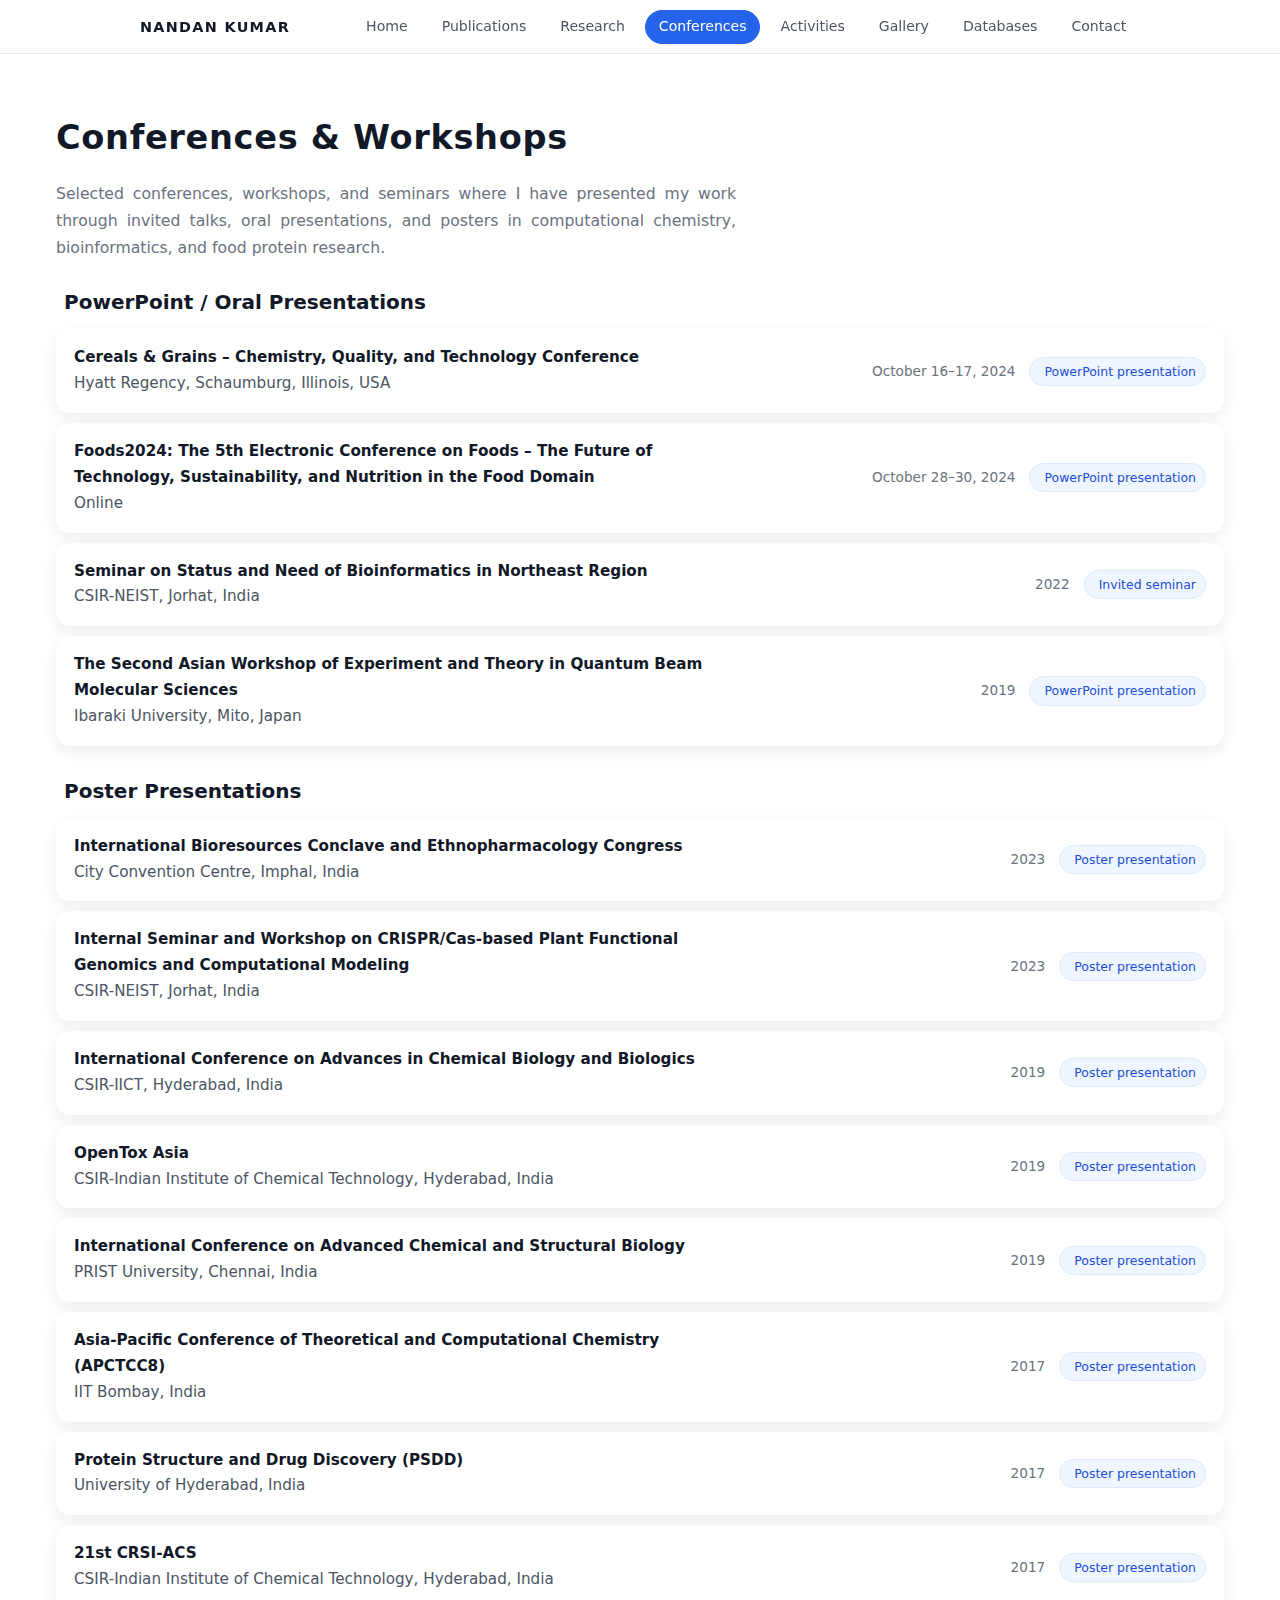
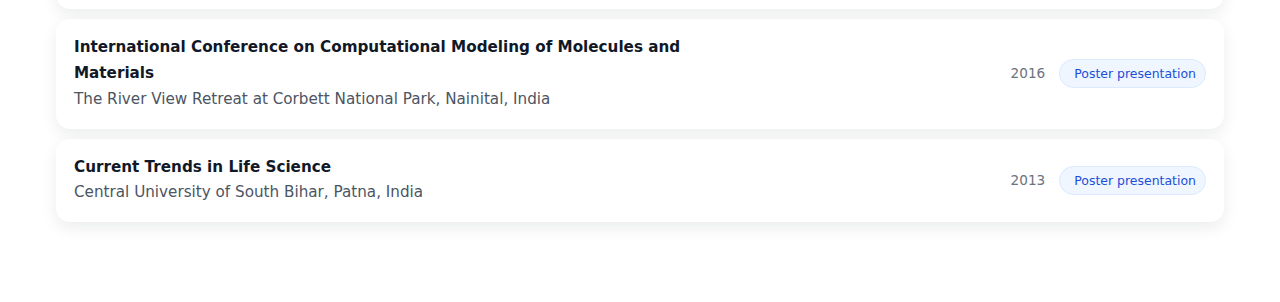
<file: conferences.html>
<!DOCTYPE html>
<html lang="en">
<head>
  <meta charset="UTF-8">
  <title>Conferences &amp; Workshops – Nandan Kumar</title>
  <meta name="viewport" content="width=device-width, initial-scale=1">

  <!-- Font Awesome -->
  <link
    rel="stylesheet"
    href="https://cdnjs.cloudflare.com/ajax/libs/font-awesome/6.5.1/css/all.min.css"
    integrity="sha512-DTOQO9RWCH3ppGqcWaEA1BIZOC6xxalwEsw9c2QQeAIftl+Vegovlnee1c9QX4TctnWMn13TZye+giMm8e2LwA=="
    crossorigin="anonymous"
    referrerpolicy="no-referrer"
  />

  <link rel="stylesheet" href="styles.css">

  <style>
    /* PAGE LAYOUT (no navbar overrides here) */
    .conf-page {
      max-width: 1200px;
      margin: 0 auto;
      padding: 32px 16px 52px;
    }

    .page-header h1 {
      font-size: 2.1rem;
      margin-bottom: 0.4rem;
      letter-spacing: 0.02em;
    }

    .page-header p {
      max-width: 680px;
      color: #6b7280;
      font-size: 0.98rem;
      margin-bottom: 1.5rem;
    }

    .conf-section {
      margin-bottom: 28px;
    }

    .conf-section-title {
      font-size: 1.25rem;
      margin-bottom: 10px;
      display: flex;
      align-items: center;
      gap: 8px;
    }

    .conf-section-title i {
      color: #2563eb;
    }

    .conf-card {
      background: #ffffff;
      border-radius: 14px;
      box-shadow: 0 6px 16px rgba(15, 23, 42, 0.08);
      padding: 16px 18px;
      margin-bottom: 10px;
      display: grid;
      grid-template-columns: minmax(0, 3fr) minmax(0, 2fr);
      column-gap: 16px;
      row-gap: 6px;
      font-size: 0.95rem;
    }

    @media (max-width: 800px) {
      .conf-card {
        grid-template-columns: 1fr;
      }
    }

    .conf-title {
      font-weight: 600;
      color: #111827;
    }

    .conf-location {
      color: #4b5563;
    }

    .conf-meta {
      display: flex;
      flex-wrap: wrap;
      gap: 6px 14px;
      font-size: 0.85rem;
      color: #6b7280;
      align-items: center;
      justify-content: flex-end;
    }

    @media (max-width: 800px) {
      .conf-meta {
        justify-content: flex-start;
      }
    }

    .conf-tag {
      display: inline-flex;
      align-items: center;
      gap: 5px;
      padding: 3px 9px;
      border-radius: 999px;
      background: #eff6ff;
      color: #1d4ed8;
      border: 1px solid #dbeafe;
      font-size: 0.78rem;
      font-weight: 500;
    }

    .conf-year {
      font-weight: 500;
    }

    .conf-type {
      display: inline-flex;
      align-items: center;
      gap: 4px;
    }
  </style>
</head>

<body>
  <!-- NAV – same structure as other pages -->
  <div class="topbar">
    <div class="topbar-inner">
      <div class="site-title">
        <a href="index.html">NANDAN KUMAR</a>
      </div>
      <nav class="nav-links">
        <a class="nav-link" href="index.html">Home</a>
        <a class="nav-link" href="publications.html">Publications</a>
        <a class="nav-link" href="research.html">Research</a>
        <a class="nav-link active" href="conferences.html">Conferences</a>
        <a class="nav-link" href="activities.html">Activities</a>
        <a class="nav-link" href="gallery.html">Gallery</a>
        <a class="nav-link" href="databases.html">Databases</a>
        <a class="nav-link" href="contact.html">Contact</a>
      </nav>
    </div>
  </div>

  <main class="page conf-page">
    <header class="page-header">
      <h1>Conferences &amp; Workshops</h1>
      <p style="text-align: justify;">
        Selected conferences, workshops, and seminars where I have presented my work through invited talks, oral presentations, and posters in computational chemistry, bioinformatics,
        and food protein research.
      </p>
    </header>

    <!-- POWERPOINT / ORAL PRESENTATIONS -->
    <section class="conf-section">
      <h2 class="conf-section-title">
        <i class="fa-solid fa-chalkboard-user"></i> PowerPoint / Oral Presentations
      </h2>

      <!-- 1 -->
      <article class="conf-card">
        <div>
          <div class="conf-title">
            Cereals &amp; Grains – Chemistry, Quality, and Technology Conference
          </div>
          <div class="conf-location">
            Hyatt Regency, Schaumburg, Illinois, USA
          </div>
        </div>
        <div class="conf-meta">
          <span class="conf-year"><i class="fa-regular fa-calendar"></i> October 16–17, 2024</span>
          <span class="conf-tag"><i class="fa-solid fa-person-chalkboard"></i> PowerPoint presentation</span>
        </div>
      </article>

      <!-- 2 -->
      <article class="conf-card">
        <div>
          <div class="conf-title">
            Foods2024: The 5th Electronic Conference on Foods – The Future of Technology, Sustainability, and Nutrition in the Food Domain
          </div>
          <div class="conf-location">
            Online
          </div>
        </div>
        <div class="conf-meta">
          <span class="conf-year"><i class="fa-regular fa-calendar"></i> October 28–30, 2024</span>
          <span class="conf-tag"><i class="fa-solid fa-person-chalkboard"></i> PowerPoint presentation</span>
        </div>
      </article>

      <!-- 3 -->
      <article class="conf-card">
        <div>
          <div class="conf-title">
            Seminar on Status and Need of Bioinformatics in Northeast Region
          </div>
          <div class="conf-location">
            CSIR-NEIST, Jorhat, India
          </div>
        </div>
        <div class="conf-meta">
          <span class="conf-year"><i class="fa-regular fa-calendar"></i> 2022</span>
          <span class="conf-tag"><i class="fa-solid fa-person-chalkboard"></i> Invited seminar</span>
        </div>
      </article>

      <!-- 4 -->
      <article class="conf-card">
        <div>
          <div class="conf-title">
            The Second Asian Workshop of Experiment and Theory in Quantum Beam Molecular Sciences
          </div>
          <div class="conf-location">
            Ibaraki University, Mito, Japan
          </div>
        </div>
        <div class="conf-meta">
          <span class="conf-year"><i class="fa-regular fa-calendar"></i> 2019</span>
          <span class="conf-tag"><i class="fa-solid fa-person-chalkboard"></i> PowerPoint presentation</span>
        </div>
      </article>
    </section>

    <!-- POSTER PRESENTATIONS -->
    <section class="conf-section">
      <h2 class="conf-section-title">
        <i class="fa-solid fa-image"></i> Poster Presentations
      </h2>

      <!-- 5 -->
      <article class="conf-card">
        <div>
          <div class="conf-title">
            International Bioresources Conclave and Ethnopharmacology Congress
          </div>
          <div class="conf-location">
            City Convention Centre, Imphal, India
          </div>
        </div>
        <div class="conf-meta">
          <span class="conf-year"><i class="fa-regular fa-calendar"></i> 2023</span>
          <span class="conf-tag"><i class="fa-solid fa-scroll"></i> Poster presentation</span>
        </div>
      </article>

      <!-- 6 -->
      <article class="conf-card">
        <div>
          <div class="conf-title">
            Internal Seminar and Workshop on CRISPR/Cas-based Plant Functional Genomics and Computational Modeling
          </div>
          <div class="conf-location">
            CSIR-NEIST, Jorhat, India
          </div>
        </div>
        <div class="conf-meta">
          <span class="conf-year"><i class="fa-regular fa-calendar"></i> 2023</span>
          <span class="conf-tag"><i class="fa-solid fa-scroll"></i> Poster presentation</span>
        </div>
      </article>

      <!-- 7 -->
      <article class="conf-card">
        <div>
          <div class="conf-title">
            International Conference on Advances in Chemical Biology and Biologics
          </div>
          <div class="conf-location">
            CSIR-IICT, Hyderabad, India
          </div>
        </div>
        <div class="conf-meta">
          <span class="conf-year"><i class="fa-regular fa-calendar"></i> 2019</span>
          <span class="conf-tag"><i class="fa-solid fa-scroll"></i> Poster presentation</span>
        </div>
      </article>

      <!-- 8 -->
      <article class="conf-card">
        <div>
          <div class="conf-title">
            OpenTox Asia
          </div>
          <div class="conf-location">
            CSIR-Indian Institute of Chemical Technology, Hyderabad, India
          </div>
        </div>
        <div class="conf-meta">
          <span class="conf-year"><i class="fa-regular fa-calendar"></i> 2019</span>
          <span class="conf-tag"><i class="fa-solid fa-scroll"></i> Poster presentation</span>
        </div>
      </article>

      <!-- 9 -->
      <article class="conf-card">
        <div>
          <div class="conf-title">
            International Conference on Advanced Chemical and Structural Biology
          </div>
          <div class="conf-location">
            PRIST University, Chennai, India
          </div>
        </div>
        <div class="conf-meta">
          <span class="conf-year"><i class="fa-regular fa-calendar"></i> 2019</span>
          <span class="conf-tag"><i class="fa-solid fa-scroll"></i> Poster presentation</span>
        </div>
      </article>

      <!-- 10 -->
      <article class="conf-card">
        <div>
          <div class="conf-title">
            Asia-Pacific Conference of Theoretical and Computational Chemistry (APCTCC8)
          </div>
          <div class="conf-location">
            IIT Bombay, India
          </div>
        </div>
        <div class="conf-meta">
          <span class="conf-year"><i class="fa-regular fa-calendar"></i> 2017</span>
          <span class="conf-tag"><i class="fa-solid fa-scroll"></i> Poster presentation</span>
        </div>
      </article>

      <!-- 11 -->
      <article class="conf-card">
        <div>
          <div class="conf-title">
            Protein Structure and Drug Discovery (PSDD)
          </div>
          <div class="conf-location">
            University of Hyderabad, India
          </div>
        </div>
        <div class="conf-meta">
          <span class="conf-year"><i class="fa-regular fa-calendar"></i> 2017</span>
          <span class="conf-tag"><i class="fa-solid fa-scroll"></i> Poster presentation</span>
        </div>
      </article>

      <!-- 12 -->
      <article class="conf-card">
        <div>
          <div class="conf-title">
            21st CRSI-ACS
          </div>
          <div class="conf-location">
            CSIR-Indian Institute of Chemical Technology, Hyderabad, India
          </div>
        </div>
        <div class="conf-meta">
          <span class="conf-year"><i class="fa-regular fa-calendar"></i> 2017</span>
          <span class="conf-tag"><i class="fa-solid fa-scroll"></i> Poster presentation</span>
        </div>
      </article>

      <!-- 13 -->
      <article class="conf-card">
        <div>
          <div class="conf-title">
            International Conference on Computational Modeling of Molecules and Materials
          </div>
          <div class="conf-location">
            The River View Retreat at Corbett National Park, Nainital, India
          </div>
        </div>
        <div class="conf-meta">
          <span class="conf-year"><i class="fa-regular fa-calendar"></i> 2016</span>
          <span class="conf-tag"><i class="fa-solid fa-scroll"></i> Poster presentation</span>
        </div>
      </article>

      <!-- 14 -->
      <article class="conf-card">
        <div>
          <div class="conf-title">
            Current Trends in Life Science
          </div>
          <div class="conf-location">
            Central University of South Bihar, Patna, India
          </div>
        </div>
        <div class="conf-meta">
          <span class="conf-year"><i class="fa-regular fa-calendar"></i> 2013</span>
          <span class="conf-tag"><i class="fa-solid fa-scroll"></i> Poster presentation</span>
        </div>
      </article>
    </section>
  </main>
</body>
</html>
</file>
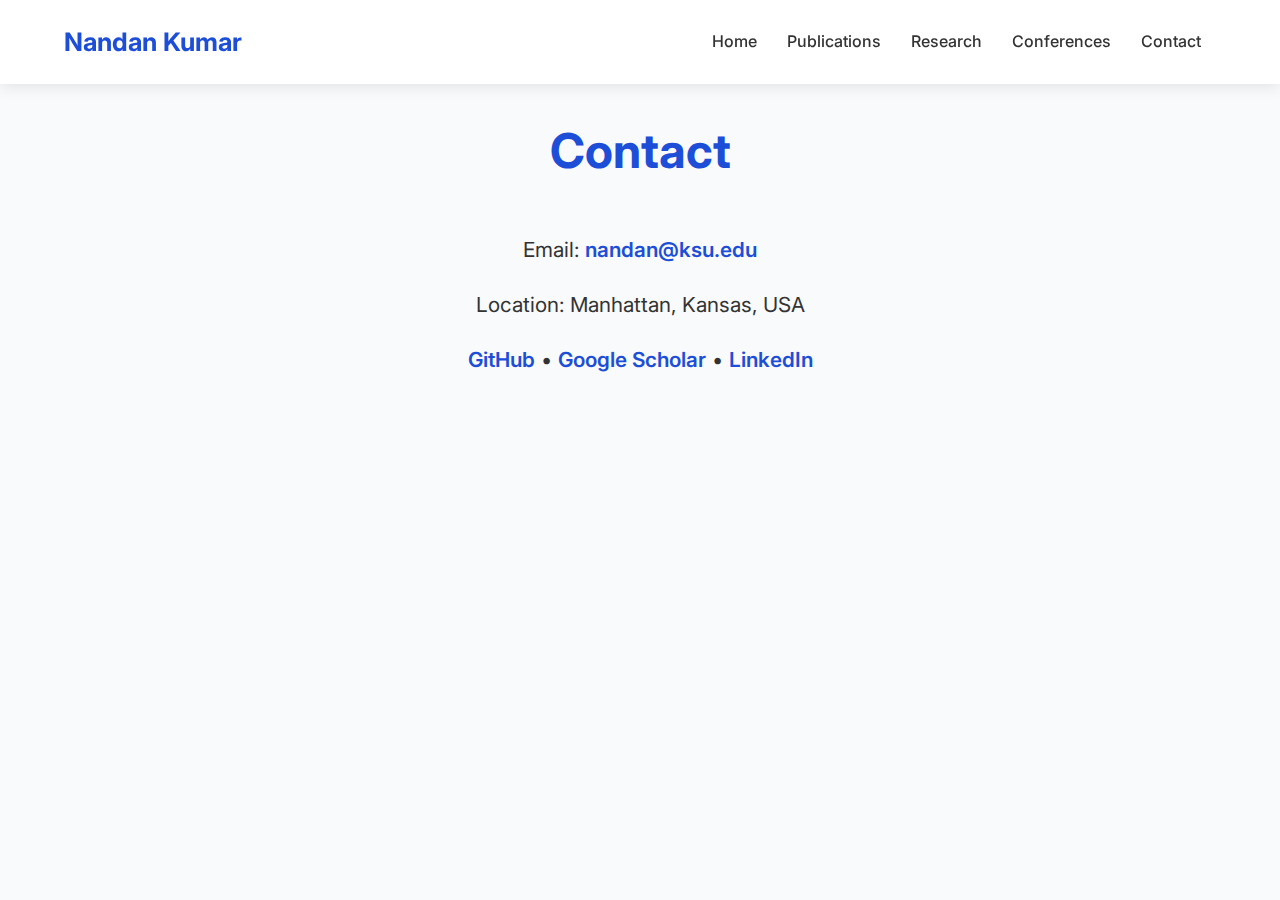
<file: contact.html>
<!DOCTYPE html>
<html lang="en">
<head><meta charset="UTF-8"><meta name="viewport" content="width=device-width, initial-scale=1.0">
<title>Contact | Nandan Kumar</title>
<link href="https://fonts.googleapis.com/css2?family=Inter:wght@400;500;600;700&display=swap" rel="stylesheet">
<style>
  body{font-family:'Inter',sans-serif;background:#f8fafc;color:#333;margin:0;padding:0;line-height:1.7;}
  nav{position:fixed;top:0;width:100%;background:white;z-index:1000;box-shadow:0 2px 15px rgba(0,0,0,0.1);padding:20px 0;}
  .nav{max-width:1400px;margin:auto;padding:0 5%;display:flex;justify-content:space-between;align-items:center;}
  .logo{font-weight:700;font-size:1.6rem;color:#1d4ed8;}
  .links a{margin:0 15px;text-decoration:none;color:#333;font-weight:500;}
  .links a:hover{color:#1d4ed8;}
  .container{max-width:800px;margin:110px auto 60px;padding:0 20px;text-align:center;}
  h1{color:#1d4ed8;font-size:3rem;margin:40px 0;}
  p{font-size:1.3rem;margin:20px 0;}
  a{color:#1d4ed8;text-decoration:none;font-weight:600;}
</style>
</head>
<body>
<nav><div class="nav"><div class="logo">Nandan Kumar</div><div class="links">
  <a href="index.html">Home</a><a href="publications.html">Publications</a><a href="research.html">Research</a><a href="conferences.html">Conferences</a><a href="contact.html">Contact</a>
</div></div></nav>

<div class="container">
  <h1>Contact</h1>
  <p>Email: <a href="mailto:nandan@ksu.edu">nandan@ksu.edu</a></p>
  <p>Location: Manhattan, Kansas, USA</p>
  <p><a href="https://github.com/drkumarnandan" target="_blank">GitHub</a> • <a href="https://scholar.google.com" target="_blank">Google Scholar</a> • <a href="https://linkedin.com/in/drkumarnandan" target="_blank">LinkedIn</a></p>
</div>
</body>
</html>
</file>
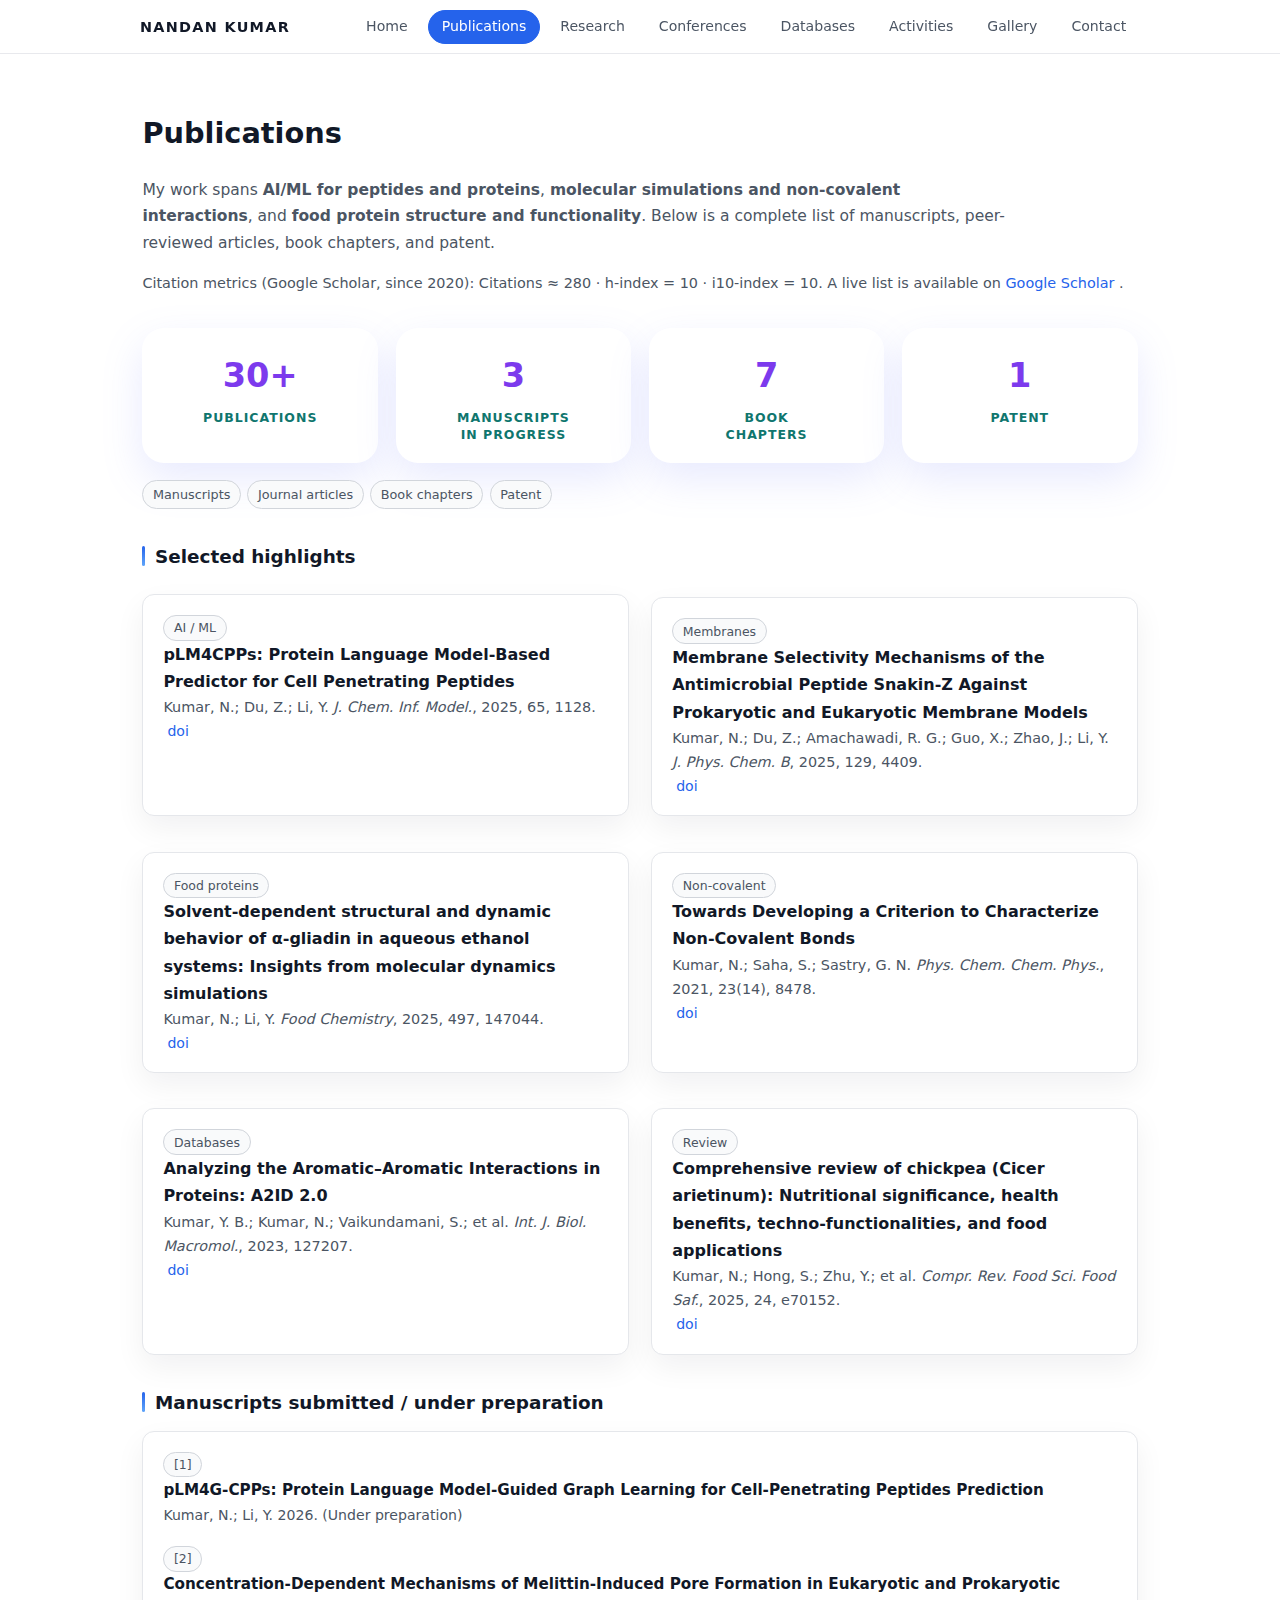
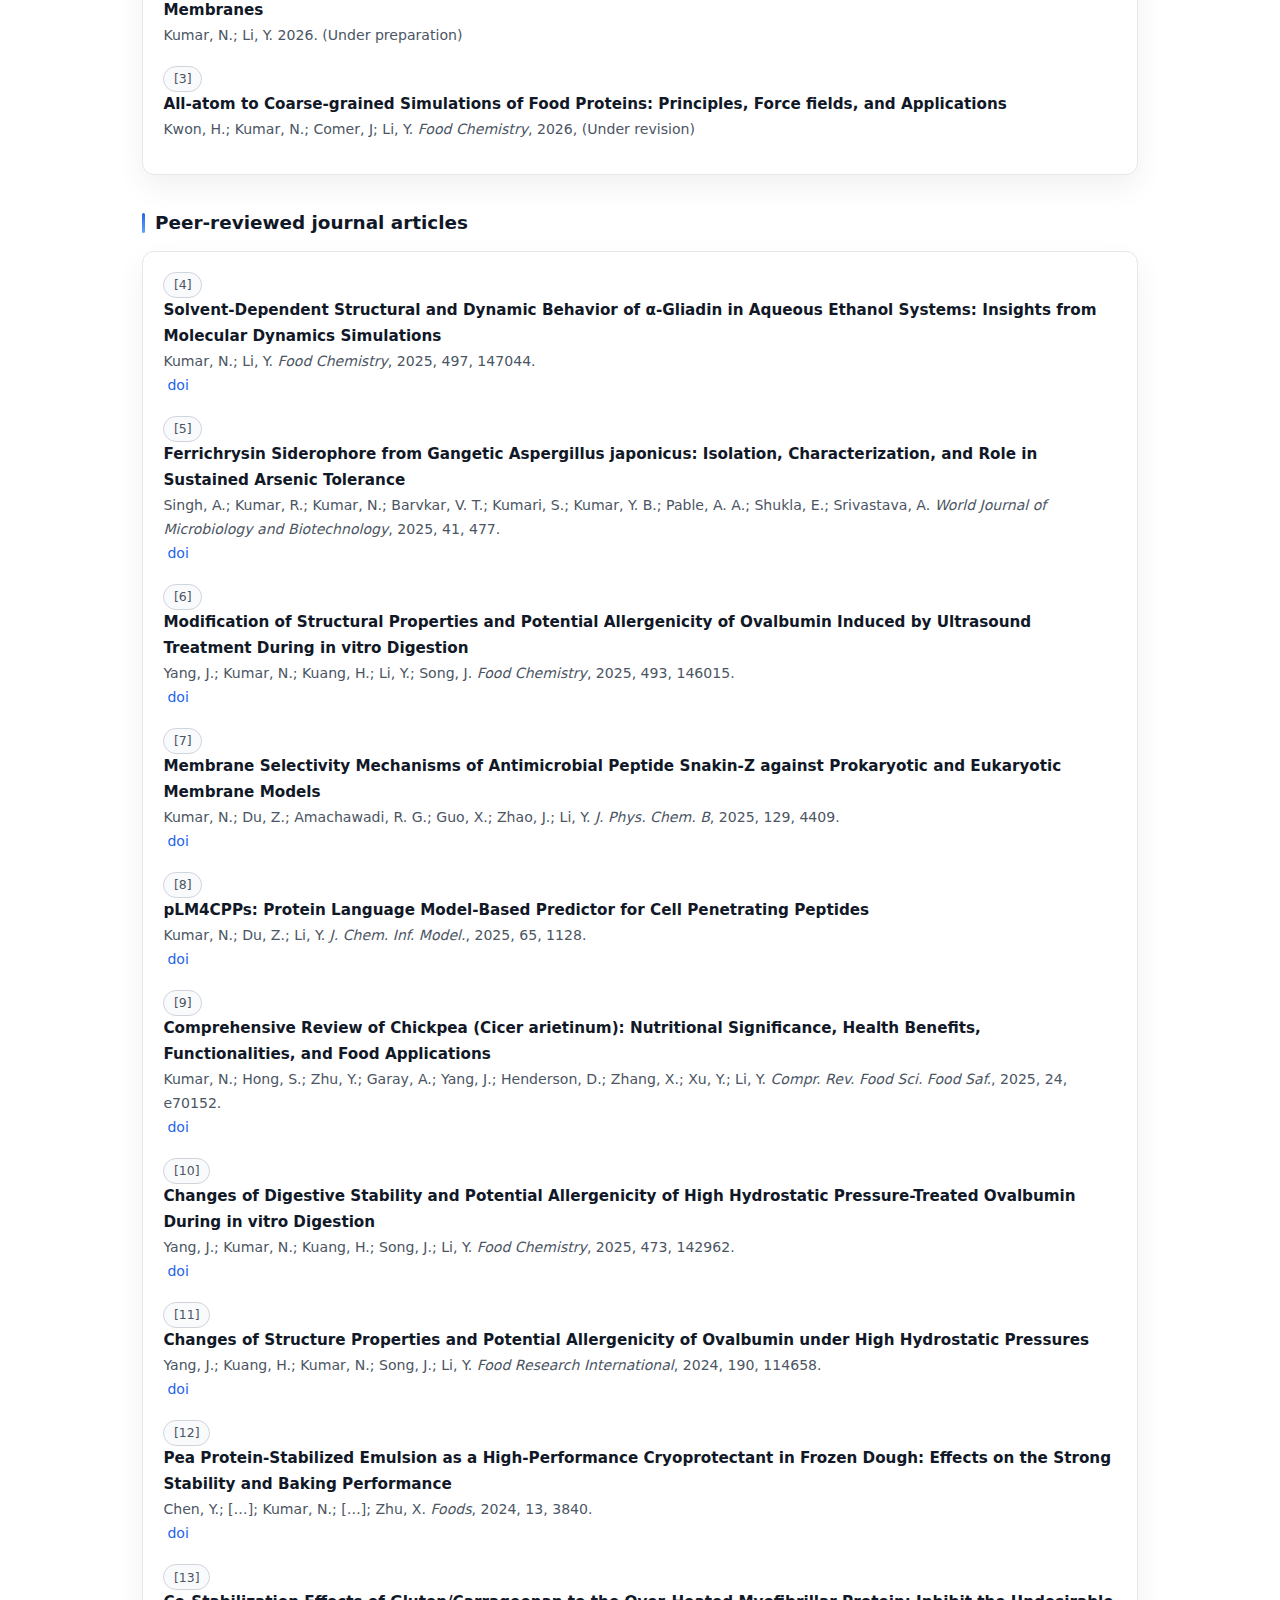
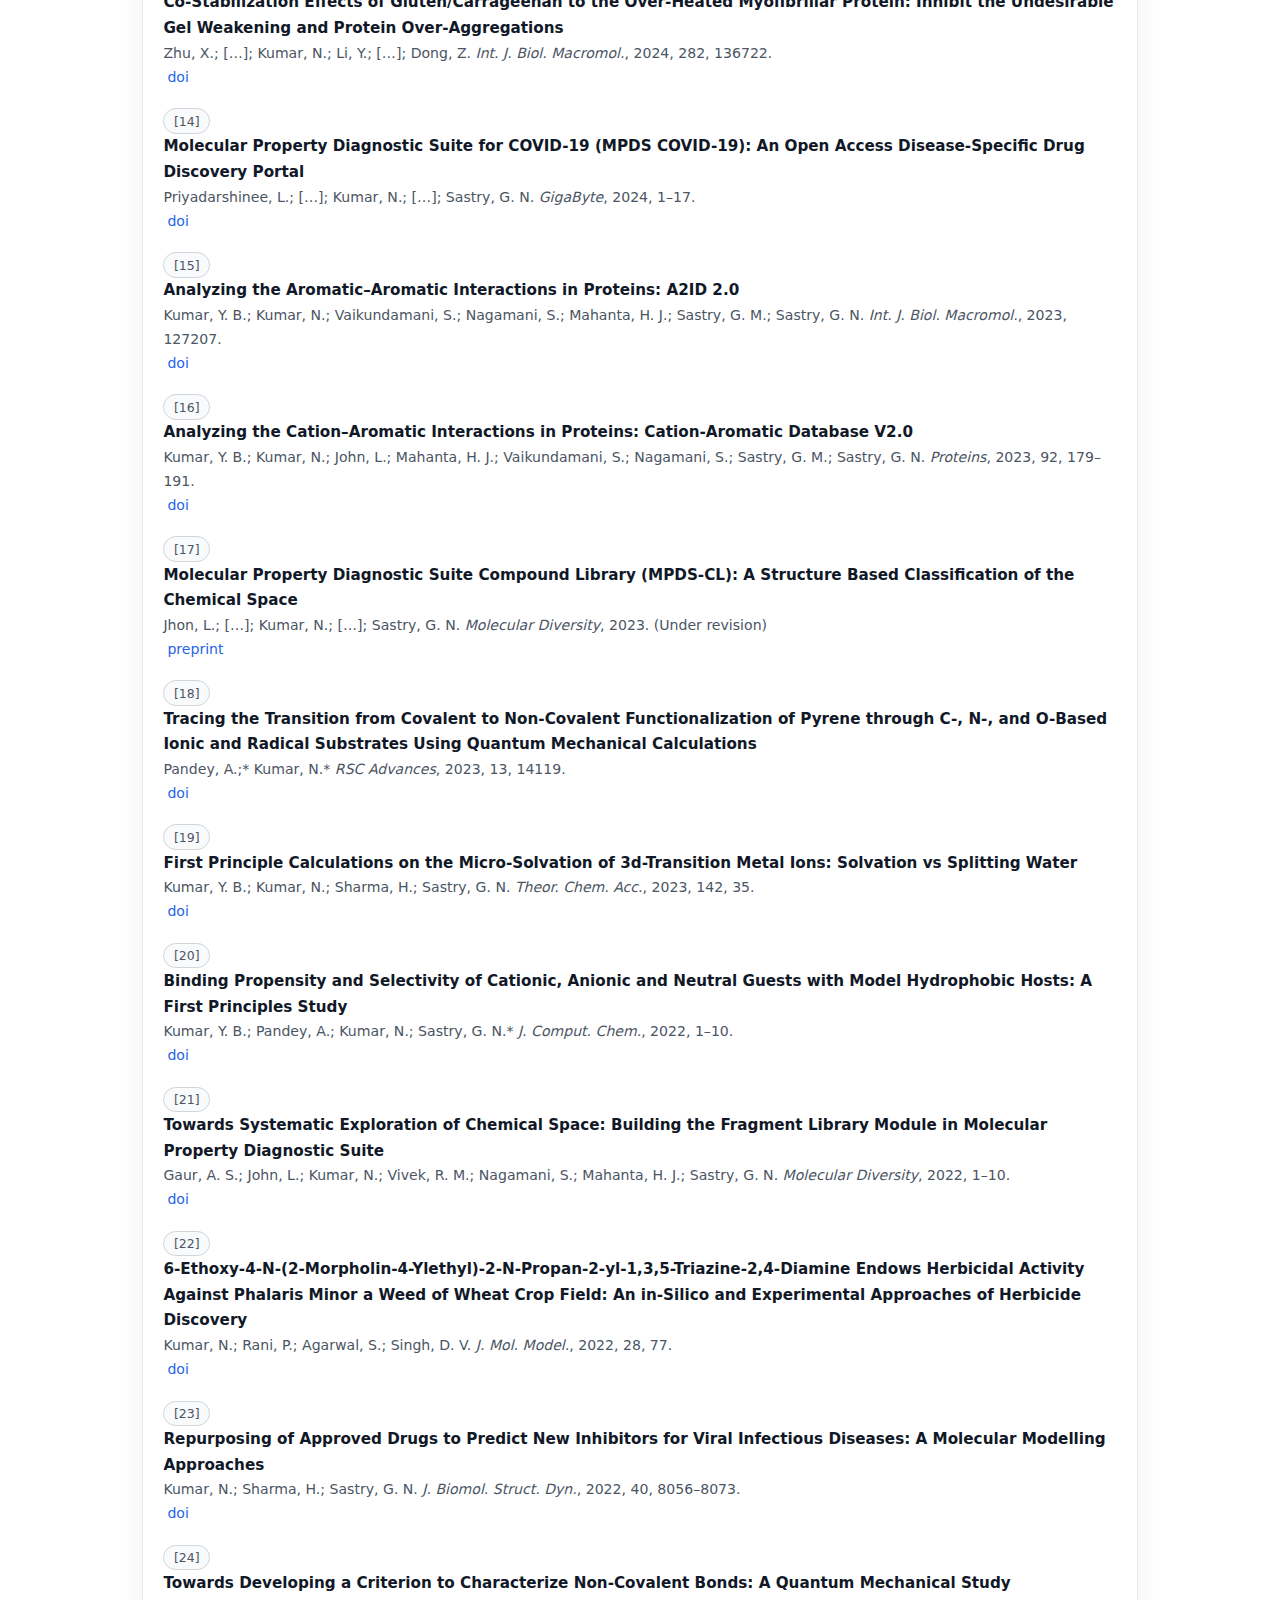
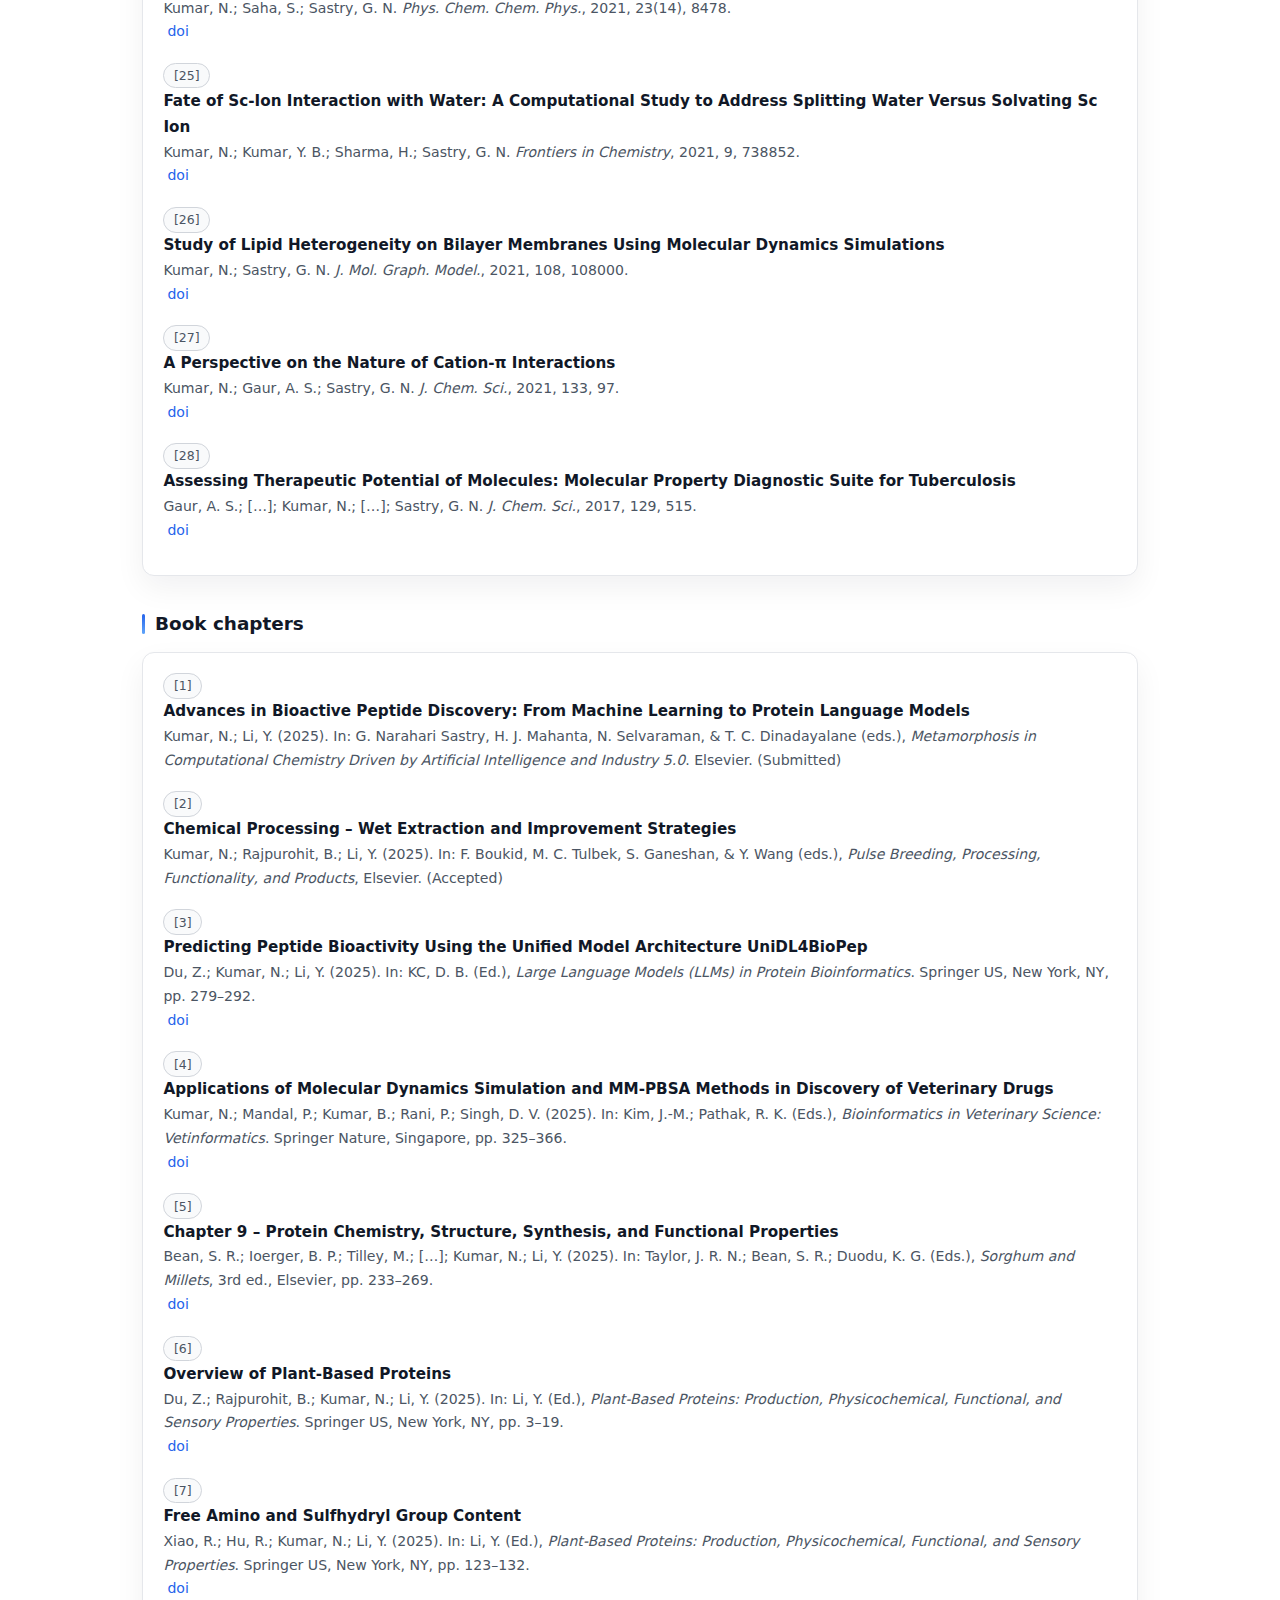
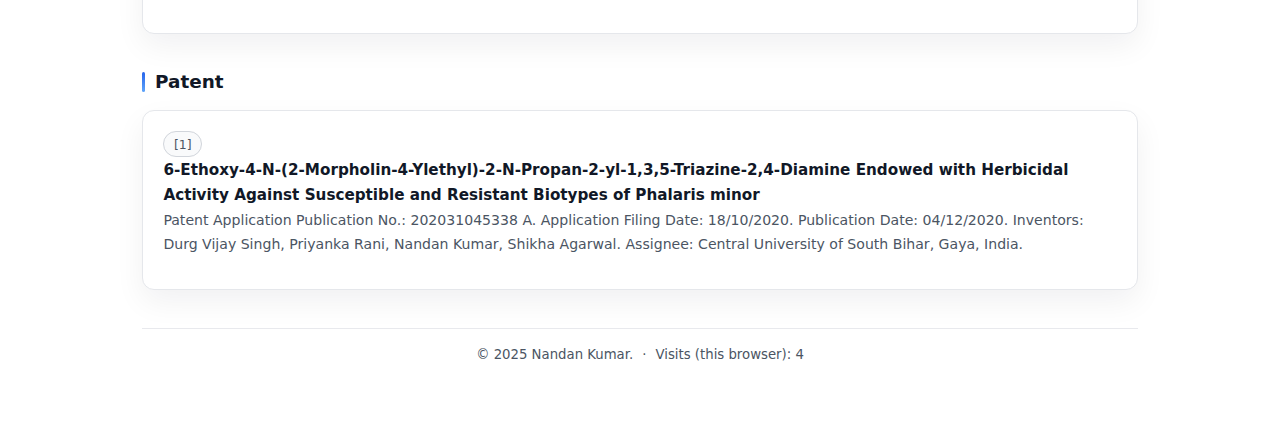
<file: publications.html>
<!DOCTYPE html>
<html lang="en">
<head>
  <meta charset="UTF-8">
  <title>Publications – Nandan Kumar</title>
  <meta name="viewport" content="width=device-width, initial-scale=1">

  <!-- Font Awesome -->
  <link
    rel="stylesheet"
    href="https://cdnjs.cloudflare.com/ajax/libs/font-awesome/6.5.1/css/all.min.css"
    integrity="sha512-DTOQO9RWCH3ppGqcWaEA1BIZOC6xxalwEsw9c2QQeAIftl+Vegovlnee1c9QX4TctnWMn13TZye+giMm8e2LwA=="
    crossorigin="anonymous"
    referrerpolicy="no-referrer"
  />

  <link rel="stylesheet" href="styles.css">
</head>
<body>
  <div class="topbar">
    <div class="topbar-inner">
      <div class="site-title"><a href="index.html">NANDAN KUMAR</a></div>
<nav class="nav-links">
  <a class="nav-link" href="index.html">Home</a>
  <a class="nav-link active" href="publications.html">Publications</a>
  <a class="nav-link" href="research.html">Research</a>
  <a class="nav-link" href="conferences.html">Conferences</a>
  <a class="nav-link" href="databases.html">Databases</a>
  <a class="nav-link" href="activities.html">Activities</a>
  <a class="nav-link" href="gallery.html">Gallery</a>
  <a class="nav-link" href="contact.html">Contact</a>
</nav>

      </nav>
    </div>
  </div>

  <main class="page">
    <!-- HERO -->
    <section>
      <h1 class="hero-heading">Publications</h1>
      <p class="lead">
        My work spans <strong>AI/ML for peptides and proteins</strong>, 
        <strong>molecular simulations and non-covalent interactions</strong>, 
        and <strong>food protein structure and functionality</strong>. 
        Below is a complete list of manuscripts, peer-reviewed articles, book chapters, and patent.
      </p>
      <p class="muted">
        Citation metrics (Google Scholar, since 2020): Citations ≈ 280 · h-index = 10 · i10-index = 10. 
        A live list is available on
        <a href="https://scholar.google.com/citations?user=PL1BA5UAAAAJ&amp;hl=en&amp;oi=ao" target="_blank" rel="noopener">
          Google Scholar
        </a>.
      </p>
    </section>

    <!-- QUICK STATS -->
    <section class="section">
      <div class="stats-grid">
        <div class="stat-card">
          <div class="stat-number">30+</div>
          <div class="stat-label">Publications</div>
        </div>
        <div class="stat-card">
          <div class="stat-number">3</div>
          <div class="stat-label">Manuscripts<br>in progress</div>
        </div>
        <div class="stat-card">
          <div class="stat-number">7</div>
          <div class="stat-label">Book<br>chapters</div>
        </div>
        <div class="stat-card">
          <div class="stat-number">1</div>
          <div class="stat-label">Patent</div>
        </div>
      </div>

      <div class="pill-row" style="margin-top:1.1rem;">
        <a class="pill" href="#manuscripts"><i class="fa-solid fa-file-pen"></i> Manuscripts</a>
        <a class="pill" href="#articles"><i class="fa-solid fa-file-lines"></i> Journal articles</a>
        <a class="pill" href="#chapters"><i class="fa-solid fa-book"></i> Book chapters</a>
        <a class="pill" href="#patent"><i class="fa-solid fa-certificate"></i> Patent</a>
      </div>
    </section>

    <!-- SELECTED HIGHLIGHTS -->
    <section class="section">
      <h2 class="section-title">Selected highlights</h2>

      <div class="home-two-col">
        <div class="section-card">
          <div class="badge">AI / ML</div>
          <div class="pub-title home-pub-title">
            pLM4CPPs: Protein Language Model-Based Predictor for Cell Penetrating Peptides
          </div>
          <div class="home-pub-meta">
            Kumar, N.; Du, Z.; Li, Y. <em>J. Chem. Inf. Model.</em>, 2025, 65, 1128.
          </div>
          <div class="pub-links">
            <a href="https://doi.org/10.1021/acs.jcim.4c01338" target="_blank" rel="noopener">doi</a>
          </div>
        </div>

        <div class="section-card">
          <div class="badge">Membranes</div>
          <div class="pub-title home-pub-title">
            Membrane Selectivity Mechanisms of the Antimicrobial Peptide Snakin-Z Against Prokaryotic and Eukaryotic Membrane Models 
          </div>
          <div class="home-pub-meta">
            Kumar, N.; Du, Z.; Amachawadi, R. G.; Guo, X.; Zhao, J.; Li, Y.
            <em>J. Phys. Chem. B</em>, 2025, 129, 4409.
          </div>
          <div class="pub-links">
            <a href="https://doi.org/10.1021/acs.jpcb.5c01013" target="_blank" rel="noopener">doi</a>
          </div>
        </div>

        <div class="section-card">
          <div class="badge">Food proteins</div>
          <div class="pub-title home-pub-title">
            Solvent-dependent structural and dynamic behavior of α-gliadin in aqueous ethanol systems: Insights from molecular dynamics simulations
          </div>
          <div class="home-pub-meta">
            Kumar, N.; Li, Y. <em>Food Chemistry</em>, 2025, 497, 147044.
          </div>
          <div class="pub-links">
            <a href="https://doi.org/10.1016/j.foodchem.2025.147044" target="_blank" rel="noopener">doi</a>
          </div>
        </div>

        <div class="section-card">
          <div class="badge">Non-covalent</div>
          <div class="pub-title home-pub-title">
            Towards Developing a Criterion to Characterize Non-Covalent Bonds
          </div>
          <div class="home-pub-meta">
            Kumar, N.; Saha, S.; Sastry, G. N.
            <em>Phys. Chem. Chem. Phys.</em>, 2021, 23(14), 8478.
          </div>
          <div class="pub-links">
            <a href="https://doi.org/10.1039/d0cp05689h" target="_blank" rel="noopener">doi</a>
          </div>
        </div>

        <div class="section-card">
          <div class="badge">Databases</div>
          <div class="pub-title home-pub-title">
            Analyzing the Aromatic–Aromatic Interactions in Proteins: A2ID 2.0
          </div>
          <div class="home-pub-meta">
            Kumar, Y. B.; Kumar, N.; Vaikundamani, S.; et al.
            <em>Int. J. Biol. Macromol.</em>, 2023, 127207.
          </div>
          <div class="pub-links">
            <a href="https://doi.org/10.1016/j.ijbiomac.2023.127207" target="_blank" rel="noopener">doi</a>
          </div>
        </div>

        <div class="section-card">
          <div class="badge">Review</div>
          <div class="pub-title home-pub-title">
            Comprehensive review of chickpea (Cicer arietinum): Nutritional significance, health benefits, techno‐functionalities, and food applications
          </div>
          <div class="home-pub-meta">
            Kumar, N.; Hong, S.; Zhu, Y.; et al.
            <em>Compr. Rev. Food Sci. Food Saf.</em>, 2025, 24, e70152.
          </div>
          <div class="pub-links">
            <a href="https://doi.org/10.1111/1541-4337.70152" target="_blank" rel="noopener">doi</a>
          </div>
        </div>
      </div>
    </section>

    <!-- MANUSCRIPTS UNDER PREPARATION -->
    <section class="section" id="manuscripts">
      <h2 class="section-title">Manuscripts submitted / under preparation</h2>

      <div class="section-card">
        <div class="pub">
          <div class="badge">[1]</div>
          <div class="pub-title">
            pLM4G-CPPs: Protein Language Model-Guided Graph Learning for Cell-Penetrating Peptides Prediction
          </div>
          <div class="pub-meta">
            Kumar, N.; Li, Y. 2026. (Under preparation)
          </div>
        </div>

        <div class="pub">
          <div class="badge">[2]</div>
          <div class="pub-title">
            Concentration-Dependent Mechanisms of Melittin-Induced Pore Formation in Eukaryotic and Prokaryotic Membranes
          </div>
          <div class="pub-meta">
            Kumar, N.; Li, Y. 2026. (Under preparation)
          </div>
        </div>

        <div class="pub">
          <div class="badge">[3]</div>
          <div class="pub-title">
            All-atom to Coarse-grained Simulations of Food Proteins: Principles, Force fields, and Applications
          </div>
          <div class="pub-meta">
            Kwon, H.; Kumar, N.; Comer, J; Li, Y. <em>Food Chemistry</em>, 2026, (Under revision)
          </div>
        </div>
      </div>
    </section>

    <!-- PEER-REVIEWED ARTICLES -->
    <section class="section" id="articles">
      <h2 class="section-title">Peer-reviewed journal articles</h2>

      <div class="section-card">
        <div class="pub">
          <div class="badge">[4]</div>
          <div class="pub-title">
            Solvent-Dependent Structural and Dynamic Behavior of α-Gliadin in Aqueous Ethanol Systems:
            Insights from Molecular Dynamics Simulations
          </div>
          <div class="pub-meta">
            Kumar, N.; Li, Y. <em>Food Chemistry</em>, 2025, 497, 147044.
            </div>
          <div class="pub-links">
            <a href="https://doi.org/10.1016/j.foodchem.2025.147044" target="_blank" rel="noopener">doi</a>
          </div>
        </div>

        <div class="pub">
          <div class="badge">[5]</div>
          <div class="pub-title">
            Ferrichrysin Siderophore from Gangetic Aspergillus japonicus: Isolation, Characterization, and Role in Sustained Arsenic Tolerance
          </div>
          <div class="pub-meta">
            Singh, A.; Kumar, R.; Kumar, N.; Barvkar, V. T.; Kumari, S.; Kumar, Y. B.; Pable, A. A.; Shukla, E.; Srivastava, A.
            <em>World Journal of Microbiology and Biotechnology</em>, 2025, 41, 477.
            </div>
          <div class="pub-links">
            <a href="https://link.springer.com/article/10.1007/s11274-025-04672-5" target="_blank" rel="noopener">doi</a>
          </div>
        </div>

        <div class="pub">
          <div class="badge">[6]</div>
          <div class="pub-title">
            Modification of Structural Properties and Potential Allergenicity of Ovalbumin Induced by Ultrasound Treatment During in vitro Digestion
          </div>
          <div class="pub-meta">
            Yang, J.; Kumar, N.; Kuang, H.; Li, Y.; Song, J.
            <em>Food Chemistry</em>, 2025, 493, 146015.
          </div>
          <div class="pub-links">
            <a href="https://doi.org/10.1016/j.foodchem.2025.146015" target="_blank" rel="noopener">doi</a>
          </div>
        </div>

        <div class="pub">
          <div class="badge">[7]</div>
          <div class="pub-title">
            Membrane Selectivity Mechanisms of Antimicrobial Peptide Snakin-Z against Prokaryotic and Eukaryotic Membrane Models
          </div>
          <div class="pub-meta">
            Kumar, N.; Du, Z.; Amachawadi, R. G.; Guo, X.; Zhao, J.; Li, Y.
            <em>J. Phys. Chem. B</em>, 2025, 129, 4409.
          </div>
          <div class="pub-links">
            <a href="https://doi.org/10.1021/acs.jpcb.5c01013" target="_blank" rel="noopener">doi</a>
          </div>
        </div>

        <div class="pub">
          <div class="badge">[8]</div>
          <div class="pub-title">
            pLM4CPPs: Protein Language Model-Based Predictor for Cell Penetrating Peptides
          </div>
          <div class="pub-meta">
            Kumar, N.; Du, Z.; Li, Y.
            <em>J. Chem. Inf. Model.</em>, 2025, 65, 1128.
          </div>
          <div class="pub-links">
            <a href="https://doi.org/10.1021/acs.jcim.4c01338" target="_blank" rel="noopener">doi</a>
          </div>
        </div>

        <div class="pub">
          <div class="badge">[9]</div>
          <div class="pub-title">
            Comprehensive Review of Chickpea (Cicer arietinum): Nutritional Significance, Health Benefits, Functionalities, and Food Applications
          </div>
          <div class="pub-meta">
            Kumar, N.; Hong, S.; Zhu, Y.; Garay, A.; Yang, J.; Henderson, D.; Zhang, X.; Xu, Y.; Li, Y.
            <em>Compr. Rev. Food Sci. Food Saf.</em>, 2025, 24, e70152.
          </div>
          <div class="pub-links">
            <a href="https://doi.org/10.1111/1541-4337.70152" target="_blank" rel="noopener">doi</a>
          </div>
        </div>

        <div class="pub">
          <div class="badge">[10]</div>
          <div class="pub-title">
            Changes of Digestive Stability and Potential Allergenicity of High Hydrostatic Pressure-Treated Ovalbumin During in vitro Digestion
          </div>
          <div class="pub-meta">
            Yang, J.; Kumar, N.; Kuang, H.; Song, J.; Li, Y.
            <em>Food Chemistry</em>, 2025, 473, 142962.
          </div>
          <div class="pub-links">
            <a href="https://doi.org/10.1016/j.foodchem.2025.142962" target="_blank" rel="noopener">doi</a>
          </div>
        </div>

        <div class="pub">
          <div class="badge">[11]</div>
          <div class="pub-title">
            Changes of Structure Properties and Potential Allergenicity of Ovalbumin under High Hydrostatic Pressures
          </div>
          <div class="pub-meta">
            Yang, J.; Kuang, H.; Kumar, N.; Song, J.; Li, Y.
            <em>Food Research International</em>, 2024, 190, 114658.
          </div>
          <div class="pub-links">
            <a href="https://doi.org/10.1016/j.foodres.2024.114658" target="_blank" rel="noopener">doi</a>
          </div>
        </div>

        <div class="pub">
          <div class="badge">[12]</div>
          <div class="pub-title">
            Pea Protein-Stabilized Emulsion as a High-Performance Cryoprotectant in Frozen Dough: Effects on the Strong Stability and Baking Performance
          </div>
          <div class="pub-meta">
            Chen, Y.; […]; Kumar, N.; […]; Zhu, X.
            <em>Foods</em>, 2024, 13, 3840.
          </div>
          <div class="pub-links">
            <a href="https://doi.org/10.3390/foods13233840" target="_blank" rel="noopener">doi</a>
          </div>
        </div>

        <div class="pub">
          <div class="badge">[13]</div>
          <div class="pub-title">
            Co-Stabilization Effects of Gluten/Carrageenan to the Over-Heated Myofibrillar Protein:
            Inhibit the Undesirable Gel Weakening and Protein Over-Aggregations
          </div>
          <div class="pub-meta">
            Zhu, X.; […]; Kumar, N.; Li, Y.; […]; Dong, Z.
            <em>Int. J. Biol. Macromol.</em>, 2024, 282, 136722.
          </div>
          <div class="pub-links">
            <a href="https://doi.org/10.1016/j.ijbiomac.2024.136722" target="_blank" rel="noopener">doi</a>
          </div>
        </div>

        <div class="pub">
          <div class="badge">[14]</div>
          <div class="pub-title">
            Molecular Property Diagnostic Suite for COVID-19 (MPDS COVID-19): An Open Access Disease-Specific Drug Discovery Portal
          </div>
          <div class="pub-meta">
            Priyadarshinee, L.; […]; Kumar, N.; […]; Sastry, G. N.
            <em>GigaByte</em>, 2024, 1–17.
          </div>
          <div class="pub-links">
            <a href="https://doi.org/10.1101/2023.08.29.555437" target="_blank" rel="noopener">doi</a>
          </div>
        </div>

        <div class="pub">
          <div class="badge">[15]</div>
          <div class="pub-title">
            Analyzing the Aromatic–Aromatic Interactions in Proteins: A2ID 2.0
          </div>
          <div class="pub-meta">
            Kumar, Y. B.; Kumar, N.; Vaikundamani, S.; Nagamani, S.; Mahanta, H. J.; Sastry, G. M.; Sastry, G. N.
            <em>Int. J. Biol. Macromol.</em>, 2023, 127207.
          </div>
          <div class="pub-links">
            <a href="https://doi.org/10.1016/j.ijbiomac.2023.127207" target="_blank" rel="noopener">doi</a>
          </div>
        </div>

        <div class="pub">
          <div class="badge">[16]</div>
          <div class="pub-title">
            Analyzing the Cation–Aromatic Interactions in Proteins: Cation-Aromatic Database V2.0
          </div>
          <div class="pub-meta">
            Kumar, Y. B.; Kumar, N.; John, L.; Mahanta, H. J.; Vaikundamani, S.; Nagamani, S.; Sastry, G. M.; Sastry, G. N.
            <em>Proteins</em>, 2023, 92, 179–191.
          </div>
          <div class="pub-links">
            <a href="https://doi.org/10.1002/prot.26600" target="_blank" rel="noopener">doi</a>
          </div>
        </div>

        <div class="pub">
          <div class="badge">[17]</div>
          <div class="pub-title">
            Molecular Property Diagnostic Suite Compound Library (MPDS-CL): A Structure Based Classification of the Chemical Space
          </div>
          <div class="pub-meta">
            Jhon, L.; […]; Kumar, N.; […]; Sastry, G. N.
            <em>Molecular Diversity</em>, 2023. (Under revision)
          </div>
          <div class="pub-links">
            <a href="https://doi.org/10.21203/rs.3.rs-3236523/v1" target="_blank" rel="noopener">preprint</a>
          </div>
        </div>

        <div class="pub">
          <div class="badge">[18]</div>
          <div class="pub-title">
            Tracing the Transition from Covalent to Non-Covalent Functionalization of Pyrene through C-, N-, and O-Based Ionic and Radical Substrates Using Quantum Mechanical Calculations
          </div>
          <div class="pub-meta">
            Pandey, A.;* Kumar, N.* <em>RSC Advances</em>, 2023, 13, 14119.
          </div>
          <div class="pub-links">
            <a href="https://doi.org/10.1039/D3RA01457F" target="_blank" rel="noopener">doi</a>
          </div>
        </div>

        <div class="pub">
          <div class="badge">[19]</div>
          <div class="pub-title">
            First Principle Calculations on the Micro-Solvation of 3d-Transition Metal Ions: Solvation vs Splitting Water
          </div>
          <div class="pub-meta">
            Kumar, Y. B.; Kumar, N.; Sharma, H.; Sastry, G. N.
            <em>Theor. Chem. Acc.</em>, 2023, 142, 35.
          </div>
          <div class="pub-links">
            <a href="https://doi.org/10.1007/s00214-023-02974-1" target="_blank" rel="noopener">doi</a>
          </div>
        </div>

        <div class="pub">
          <div class="badge">[20]</div>
          <div class="pub-title">
            Binding Propensity and Selectivity of Cationic, Anionic and Neutral Guests with Model Hydrophobic Hosts:
            A First Principles Study
          </div>
          <div class="pub-meta">
            Kumar, Y. B.; Pandey, A.; Kumar, N.; Sastry, G. N.*
            <em>J. Comput. Chem.</em>, 2022, 1–10.
          </div>
          <div class="pub-links">
            <a href="https://doi.org/10.1002/jcc.26977" target="_blank" rel="noopener">doi</a>
          </div>
        </div>

        <div class="pub">
          <div class="badge">[21]</div>
          <div class="pub-title">
            Towards Systematic Exploration of Chemical Space: Building the Fragment Library Module in Molecular Property Diagnostic Suite
          </div>
          <div class="pub-meta">
            Gaur, A. S.; John, L.; Kumar, N.; Vivek, R. M.; Nagamani, S.; Mahanta, H. J.; Sastry, G. N.
            <em>Molecular Diversity</em>, 2022, 1–10.
          </div>
          <div class="pub-links">
            <a href="https://doi.org/10.1007/s11030-022-10506-5" target="_blank" rel="noopener">doi</a>
          </div>
        </div>

        <div class="pub">
          <div class="badge">[22]</div>
          <div class="pub-title">
            6-Ethoxy-4-N-(2-Morpholin-4-Ylethyl)-2-N-Propan-2-yl-1,3,5-Triazine-2,4-Diamine Endows Herbicidal Activity Against Phalaris Minor a Weed of Wheat Crop Field:
            An in-Silico and Experimental Approaches of Herbicide Discovery
          </div>
          <div class="pub-meta">
            Kumar, N.; Rani, P.; Agarwal, S.; Singh, D. V.
            <em>J. Mol. Model.</em>, 2022, 28, 77.
          </div>
          <div class="pub-links">
            <a href="https://doi.org/10.1007/s00894-021-05006-6" target="_blank" rel="noopener">doi</a>
          </div>
        </div>

        <div class="pub">
          <div class="badge">[23]</div>
          <div class="pub-title">
            Repurposing of Approved Drugs to Predict New Inhibitors for Viral Infectious Diseases:
            A Molecular Modelling Approaches
          </div>
          <div class="pub-meta">
            Kumar, N.; Sharma, H.; Sastry, G. N.
            <em>J. Biomol. Struct. Dyn.</em>, 2022, 40, 8056–8073.
          </div>
          <div class="pub-links">
            <a href="https://doi.org/10.1080/07391102.2021.1905558" target="_blank" rel="noopener">doi</a>
          </div>
        </div>

        <div class="pub">
          <div class="badge">[24]</div>
          <div class="pub-title">
            Towards Developing a Criterion to Characterize Non-Covalent Bonds: A Quantum Mechanical Study
          </div>
          <div class="pub-meta">
            Kumar, N.; Saha, S.; Sastry, G. N.
            <em>Phys. Chem. Chem. Phys.</em>, 2021, 23(14), 8478.
          </div>
          <div class="pub-links">
            <a href="https://doi.org/10.1039/d0cp05689h" target="_blank" rel="noopener">doi</a>
          </div>
        </div>

        <div class="pub">
          <div class="badge">[25]</div>
          <div class="pub-title">
            Fate of Sc-Ion Interaction with Water: A Computational Study to Address Splitting Water Versus Solvating Sc Ion
          </div>
          <div class="pub-meta">
            Kumar, N.; Kumar, Y. B.; Sharma, H.; Sastry, G. N.
            <em>Frontiers in Chemistry</em>, 2021, 9, 738852.
          </div>
          <div class="pub-links">
            <a href="https://doi.org/10.3389/fchem.2021.738852" target="_blank" rel="noopener">doi</a>
          </div>
        </div>

        <div class="pub">
          <div class="badge">[26]</div>
          <div class="pub-title">
            Study of Lipid Heterogeneity on Bilayer Membranes Using Molecular Dynamics Simulations
          </div>
          <div class="pub-meta">
            Kumar, N.; Sastry, G. N.
            <em>J. Mol. Graph. Model.</em>, 2021, 108, 108000.
          </div>
          <div class="pub-links">
            <a href="https://doi.org/10.1016/j.jmgm.2021.108000" target="_blank" rel="noopener">doi</a>
          </div>
        </div>

        <div class="pub">
          <div class="badge">[27]</div>
          <div class="pub-title">
            A Perspective on the Nature of Cation-π Interactions
          </div>
          <div class="pub-meta">
            Kumar, N.; Gaur, A. S.; Sastry, G. N.
            <em>J. Chem. Sci.</em>, 2021, 133, 97.
          </div>
          <div class="pub-links">
            <a href="https://doi.org/10.1007/s12039-021-01959-6" target="_blank" rel="noopener">doi</a>
          </div>
        </div>

        <div class="pub">
          <div class="badge">[28]</div>
          <div class="pub-title">
            Assessing Therapeutic Potential of Molecules: Molecular Property Diagnostic Suite for Tuberculosis
          </div>
          <div class="pub-meta">
            Gaur, A. S.; […]; Kumar, N.; […]; Sastry, G. N.
            <em>J. Chem. Sci.</em>, 2017, 129, 515.
          </div>
          <div class="pub-links">
            <a href="https://doi.org/10.1007/s12039-017-1268-4" target="_blank" rel="noopener">doi</a>
          </div>
        </div>
      </div>
    </section>

    <!-- BOOK CHAPTERS -->
    <section class="section" id="chapters">
      <h2 class="section-title">Book chapters</h2>

      <div class="section-card">
        <div class="pub">
          <div class="badge">[1]</div>
          <div class="pub-title">
            Advances in Bioactive Peptide Discovery: From Machine Learning to Protein Language Models
          </div>
          <div class="pub-meta">
            Kumar, N.; Li, Y. (2025). In: G. Narahari Sastry, H. J. Mahanta, N. Selvaraman, &amp; T. C. Dinadayalane (eds.),
            <em>Metamorphosis in Computational Chemistry Driven by Artificial Intelligence and Industry 5.0</em>.
            Elsevier. (Submitted)
          </div>
        </div>

        <div class="pub">
          <div class="badge">[2]</div>
          <div class="pub-title">
            Chemical Processing – Wet Extraction and Improvement Strategies
          </div>
          <div class="pub-meta">
            Kumar, N.; Rajpurohit, B.; Li, Y. (2025).
            In: F. Boukid, M. C. Tulbek, S. Ganeshan, &amp; Y. Wang (eds.),
            <em>Pulse Breeding, Processing, Functionality, and Products</em>, Elsevier. (Accepted)
          </div>
        </div>

        <div class="pub">
          <div class="badge">[3]</div>
          <div class="pub-title">
            Predicting Peptide Bioactivity Using the Unified Model Architecture UniDL4BioPep
          </div>
          <div class="pub-meta">
            Du, Z.; Kumar, N.; Li, Y. (2025).
            In: KC, D. B. (Ed.), <em>Large Language Models (LLMs) in Protein Bioinformatics</em>.
            Springer US, New York, NY, pp. 279–292.
          </div>
          <div class="pub-links">
            <a href="https://doi.org/10.1007/978-1-0716-4623-6_17" target="_blank" rel="noopener">doi</a>
          </div>
        </div>

        <div class="pub">
          <div class="badge">[4]</div>
          <div class="pub-title">
            Applications of Molecular Dynamics Simulation and MM-PBSA Methods in Discovery of Veterinary Drugs
          </div>
          <div class="pub-meta">
            Kumar, N.; Mandal, P.; Kumar, B.; Rani, P.; Singh, D. V. (2025).
            In: Kim, J.-M.; Pathak, R. K. (Eds.), <em>Bioinformatics in Veterinary Science: Vetinformatics</em>.
            Springer Nature, Singapore, pp. 325–366.
          </div>
          <div class="pub-links">
            <a href="https://doi.org/10.1007/978-981-97-7395-4_14" target="_blank" rel="noopener">doi</a>
          </div>
        </div>

        <div class="pub">
          <div class="badge">[5]</div>
          <div class="pub-title">
            Chapter 9 – Protein Chemistry, Structure, Synthesis, and Functional Properties
          </div>
          <div class="pub-meta">
            Bean, S. R.; Ioerger, B. P.; Tilley, M.; […]; Kumar, N.; Li, Y. (2025).
            In: Taylor, J. R. N.; Bean, S. R.; Duodu, K. G. (Eds.),
            <em>Sorghum and Millets</em>, 3rd ed., Elsevier, pp. 233–269.
          </div>
          <div class="pub-links">
            <a href="https://doi.org/10.1016/B978-0-443-23954-0.00012-4" target="_blank" rel="noopener">doi</a>
          </div>
        </div>

        <div class="pub">
          <div class="badge">[6]</div>
          <div class="pub-title">
            Overview of Plant-Based Proteins
          </div>
          <div class="pub-meta">
            Du, Z.; Rajpurohit, B.; Kumar, N.; Li, Y. (2025).
            In: Li, Y. (Ed.), <em>Plant-Based Proteins: Production, Physicochemical, Functional, and Sensory Properties</em>.
            Springer US, New York, NY, pp. 3–19.
          </div>
          <div class="pub-links">
            <a href="https://doi.org/10.1007/978-1-0716-4272-6_1" target="_blank" rel="noopener">doi</a>
          </div>
        </div>

        <div class="pub">
          <div class="badge">[7]</div>
          <div class="pub-title">
            Free Amino and Sulfhydryl Group Content
          </div>
          <div class="pub-meta">
            Xiao, R.; Hu, R.; Kumar, N.; Li, Y. (2025).
            In: Li, Y. (Ed.), <em>Plant-Based Proteins: Production, Physicochemical, Functional, and Sensory Properties</em>.
            Springer US, New York, NY, pp. 123–132.
          </div>
          <div class="pub-links">
            <a href="https://doi.org/10.1007/978-1-0716-4272-6_10" target="_blank" rel="noopener">doi</a>
          </div>
        </div>
      </div>
    </section>

    <!-- PATENT -->
    <section class="section" id="patent">
      <h2 class="section-title">Patent</h2>

      <div class="section-card">
        <div class="pub">
          <div class="badge">[1]</div>
          <div class="pub-title">
            6-Ethoxy-4-N-(2-Morpholin-4-Ylethyl)-2-N-Propan-2-yl-1,3,5-Triazine-2,4-Diamine Endowed with Herbicidal Activity Against Susceptible and Resistant Biotypes of Phalaris minor
          </div>
          <div class="pub-meta">
            Patent Application Publication No.: 202031045338 A. Application Filing Date: 18/10/2020.
            Publication Date: 04/12/2020. Inventors: Durg Vijay Singh, Priyanka Rani, Nandan Kumar, Shikha Agarwal.
            Assignee: Central University of South Bihar, Gaya, India.
          </div>
        </div>
      </div>
    </section>

    <div class="footer">
      <span>© 2025 Nandan Kumar.</span>
      <span class="footer-sep">·</span>
      <span>Visits (this browser): <span id="visitor-count">—</span></span>
    </div>

    <!-- simple local visitor counter -->
    <script>
      (function () {
        const el = document.getElementById('visitor-count');
        if (!el) return;
        const key = 'nk_site_visit_count';
        let count = parseInt(localStorage.getItem(key) || '0', 10);
        count += 1;
        localStorage.setItem(key, String(count));
        el.textContent = count.toLocaleString();
      })();
    </script>
  </main>
</body>
</html>
</file>
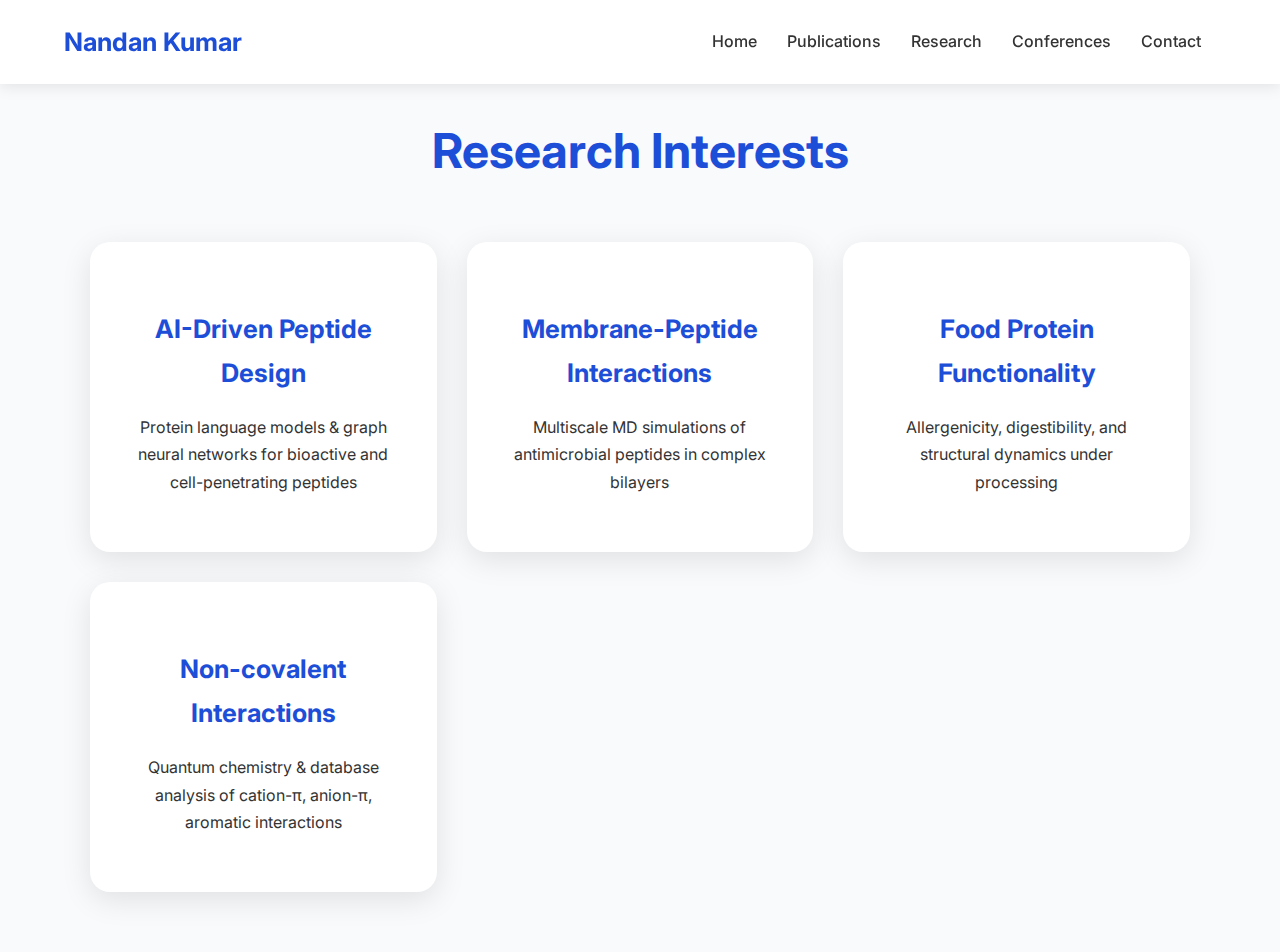
<file: research.html>
<!DOCTYPE html>
<html lang="en">
<head><meta charset="UTF-8"><meta name="viewport" content="width=device-width, initial-scale=1.0">
<title>Research | Nandan Kumar</title>
<link href="https://fonts.googleapis.com/css2?family=Inter:wght@400;500;600;700&display=swap" rel="stylesheet">
<style>
  body{font-family:'Inter',sans-serif;background:#f8fafc;color:#333;margin:0;padding:0;line-height:1.7;}
  nav{position:fixed;top:0;width:100%;background:white;z-index:1000;box-shadow:0 2px 15px rgba(0,0,0,0.1);padding:20px 0;}
  .nav{max-width:1400px;margin:auto;padding:0 5%;display:flex;justify-content:space-between;align-items:center;}
  .logo{font-weight:700;font-size:1.6rem;color:#1d4ed8;}
  .links a{margin:0 15px;text-decoration:none;color:#333;font-weight:500;}
  .links a:hover{color:#1d4ed8;}
  .container{max-width:1100px;margin:110px auto 60px;padding:0 20px;text-align:center;}
  h1{color:#1d4ed8;font-size:3rem;margin:40px 0;}
  .grid{display:grid;grid-template-columns:repeat(auto-fit,minmax(300px,1fr));gap:30px;margin-top:50px;}
  .card{background:white;padding:40px;border-radius:20px;box-shadow:0 8px 30px rgba(0,0,0,0.1);}
  .card h3{font-size:1.6rem;color:#1d4ed8;margin-bottom:20px;}
</style>
</head>
<body>
<nav><div class="nav"><div class="logo">Nandan Kumar</div><div class="links">
  <a href="index.html">Home</a><a href="publications.html">Publications</a><a href="research.html">Research</a><a href="conferences.html">Conferences</a><a href="contact.html">Contact</a>
</div></div></nav>

<div class="container">
  <h1>Research Interests</h1>
  <div class="grid">
    <div class="card"><h3>AI-Driven Peptide Design</h3><p>Protein language models & graph neural networks for bioactive and cell-penetrating peptides</p></div>
    <div class="card"><h3>Membrane-Peptide Interactions</h3><p>Multiscale MD simulations of antimicrobial peptides in complex bilayers</p></div>
    <div class="card"><h3>Food Protein Functionality</h3><p>Allergenicity, digestibility, and structural dynamics under processing</p></div>
    <div class="card"><h3>Non-covalent Interactions</h3><p>Quantum chemistry & database analysis of cation-π, anion-π, aromatic interactions</p></div>
  </div>
</div>
</body>
</html>
</file>
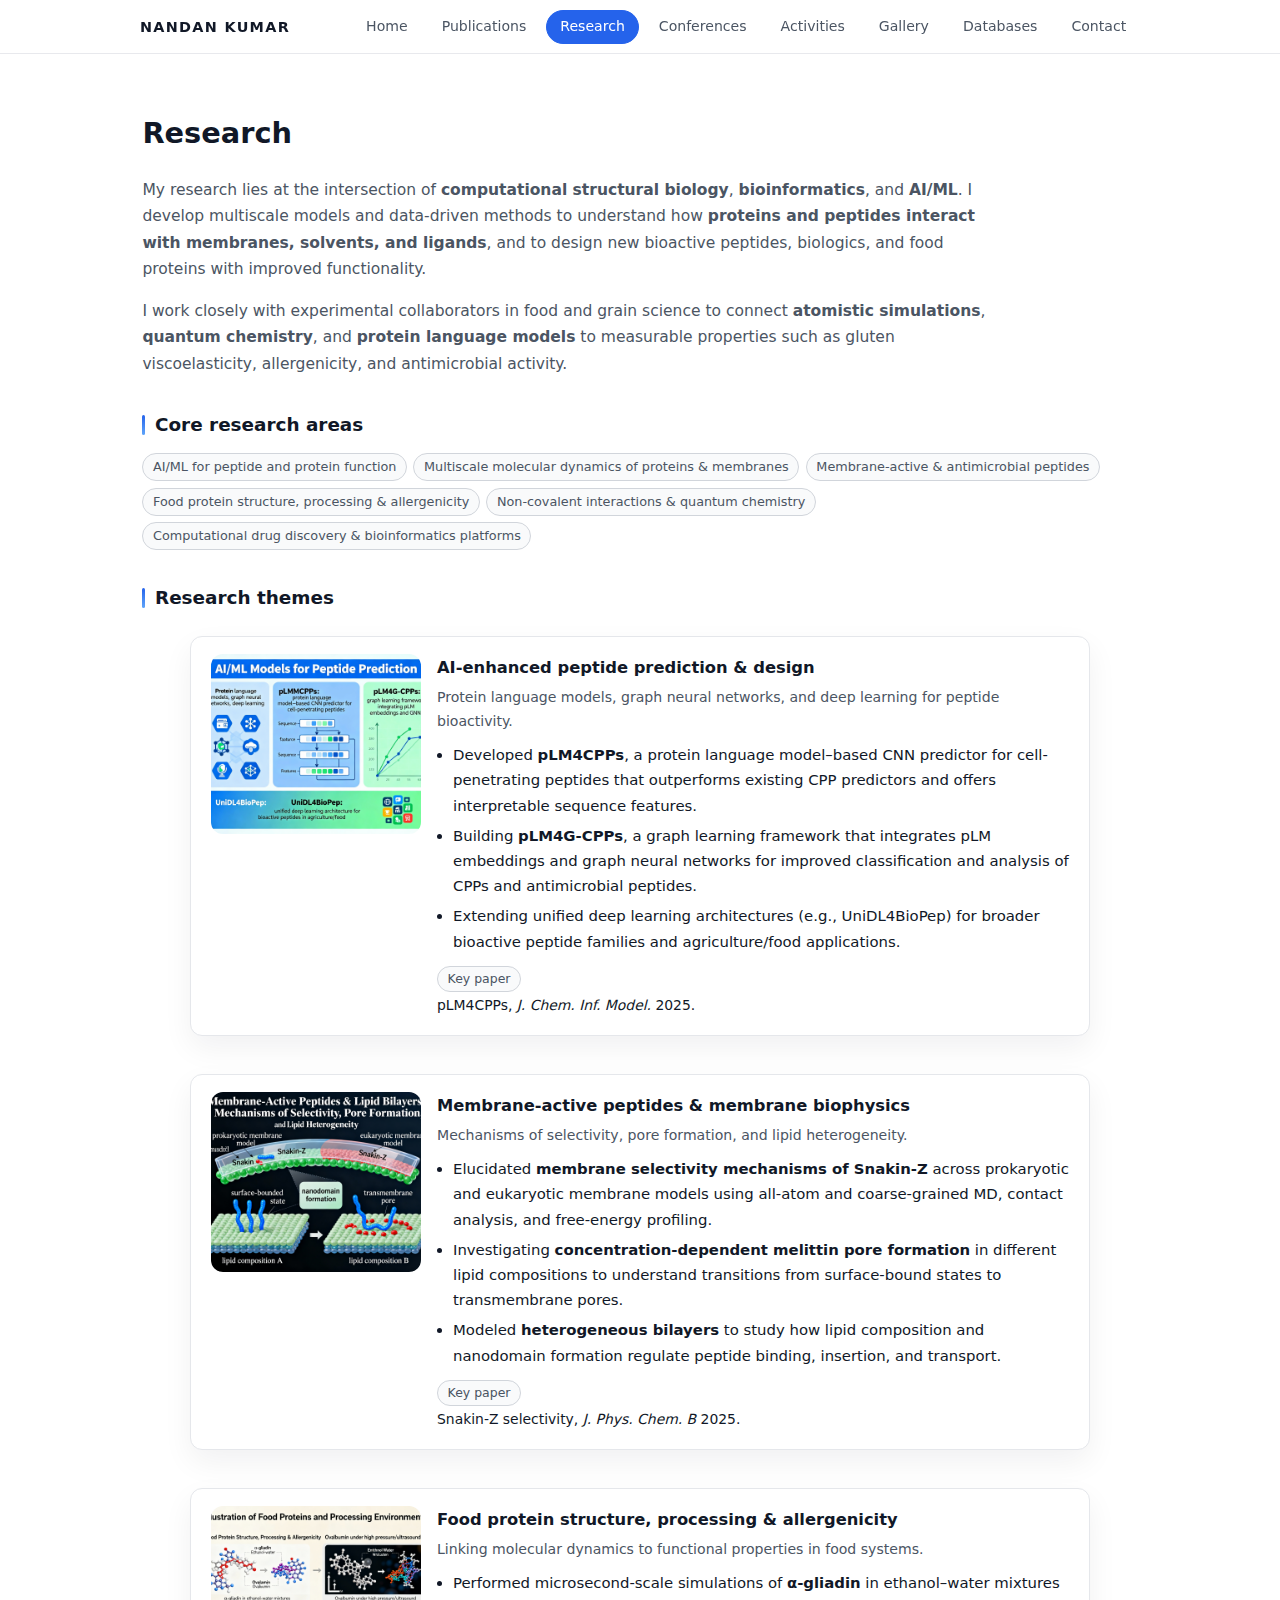
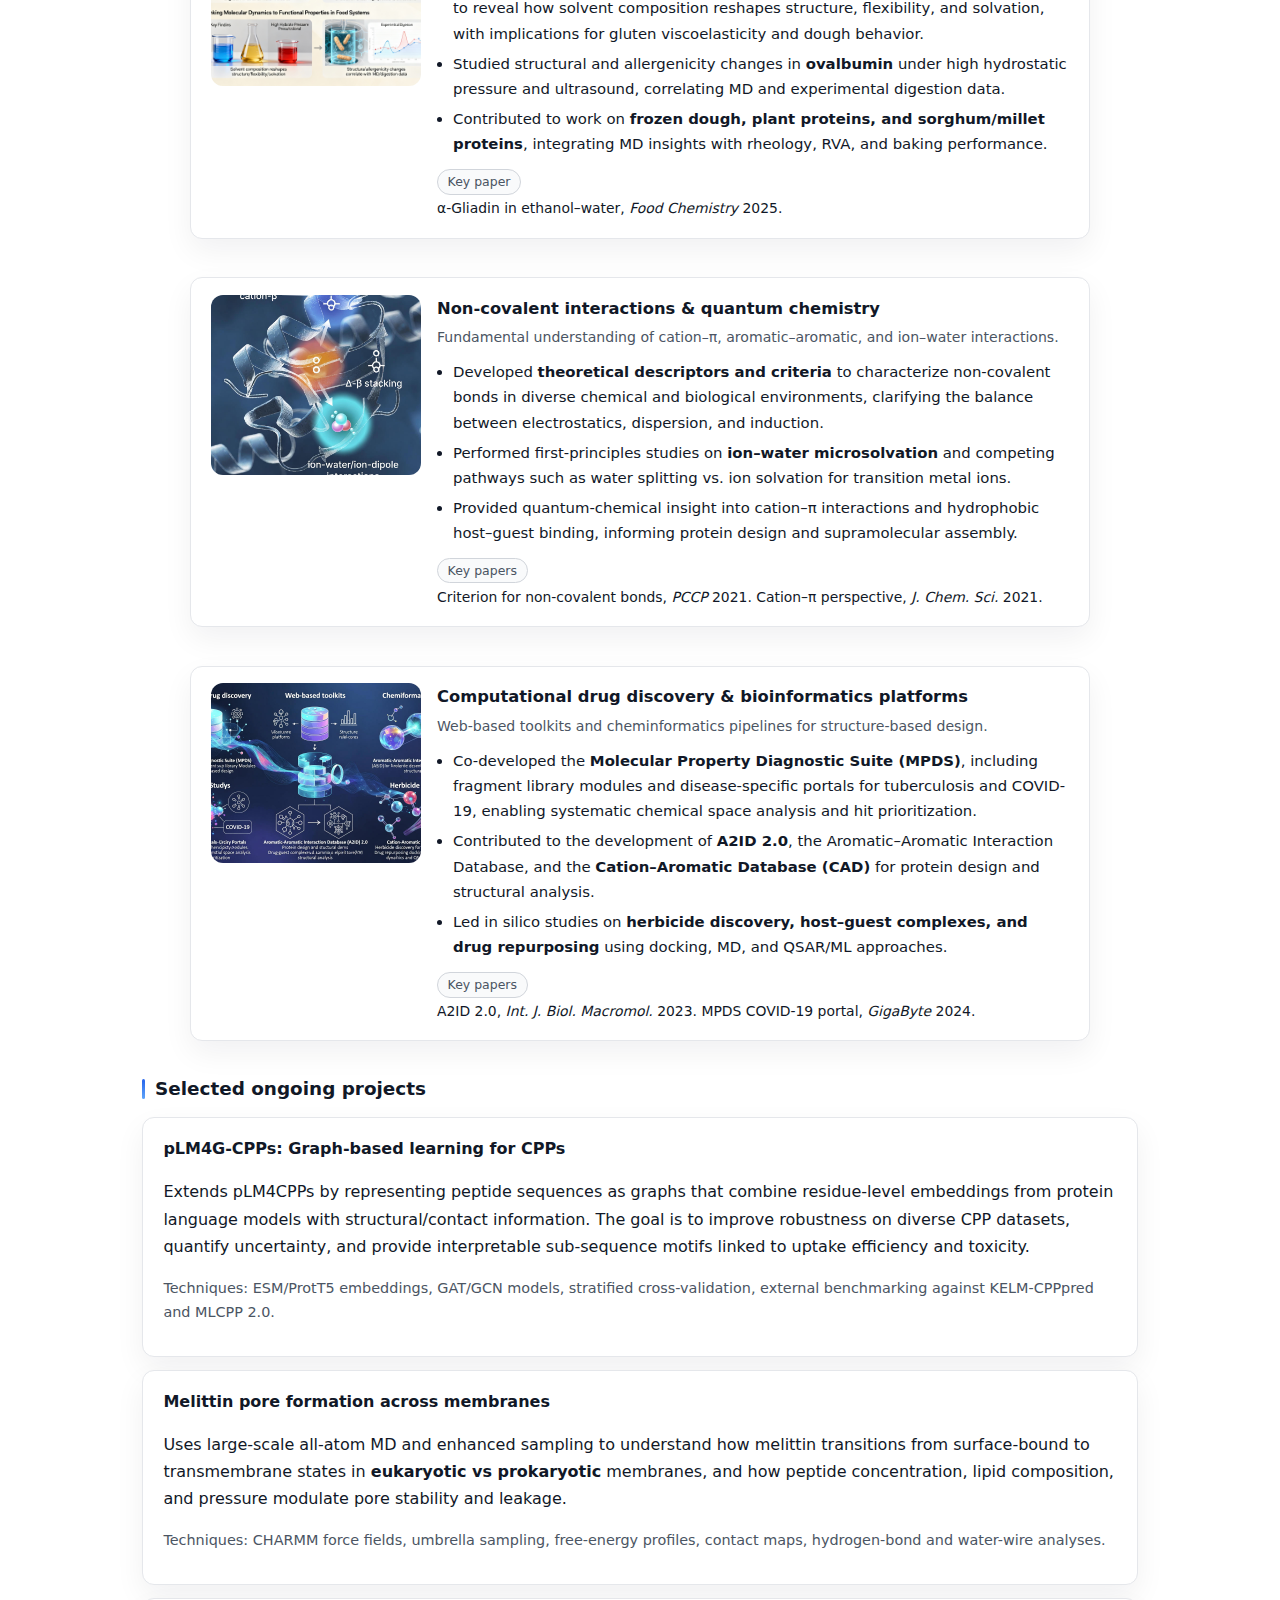
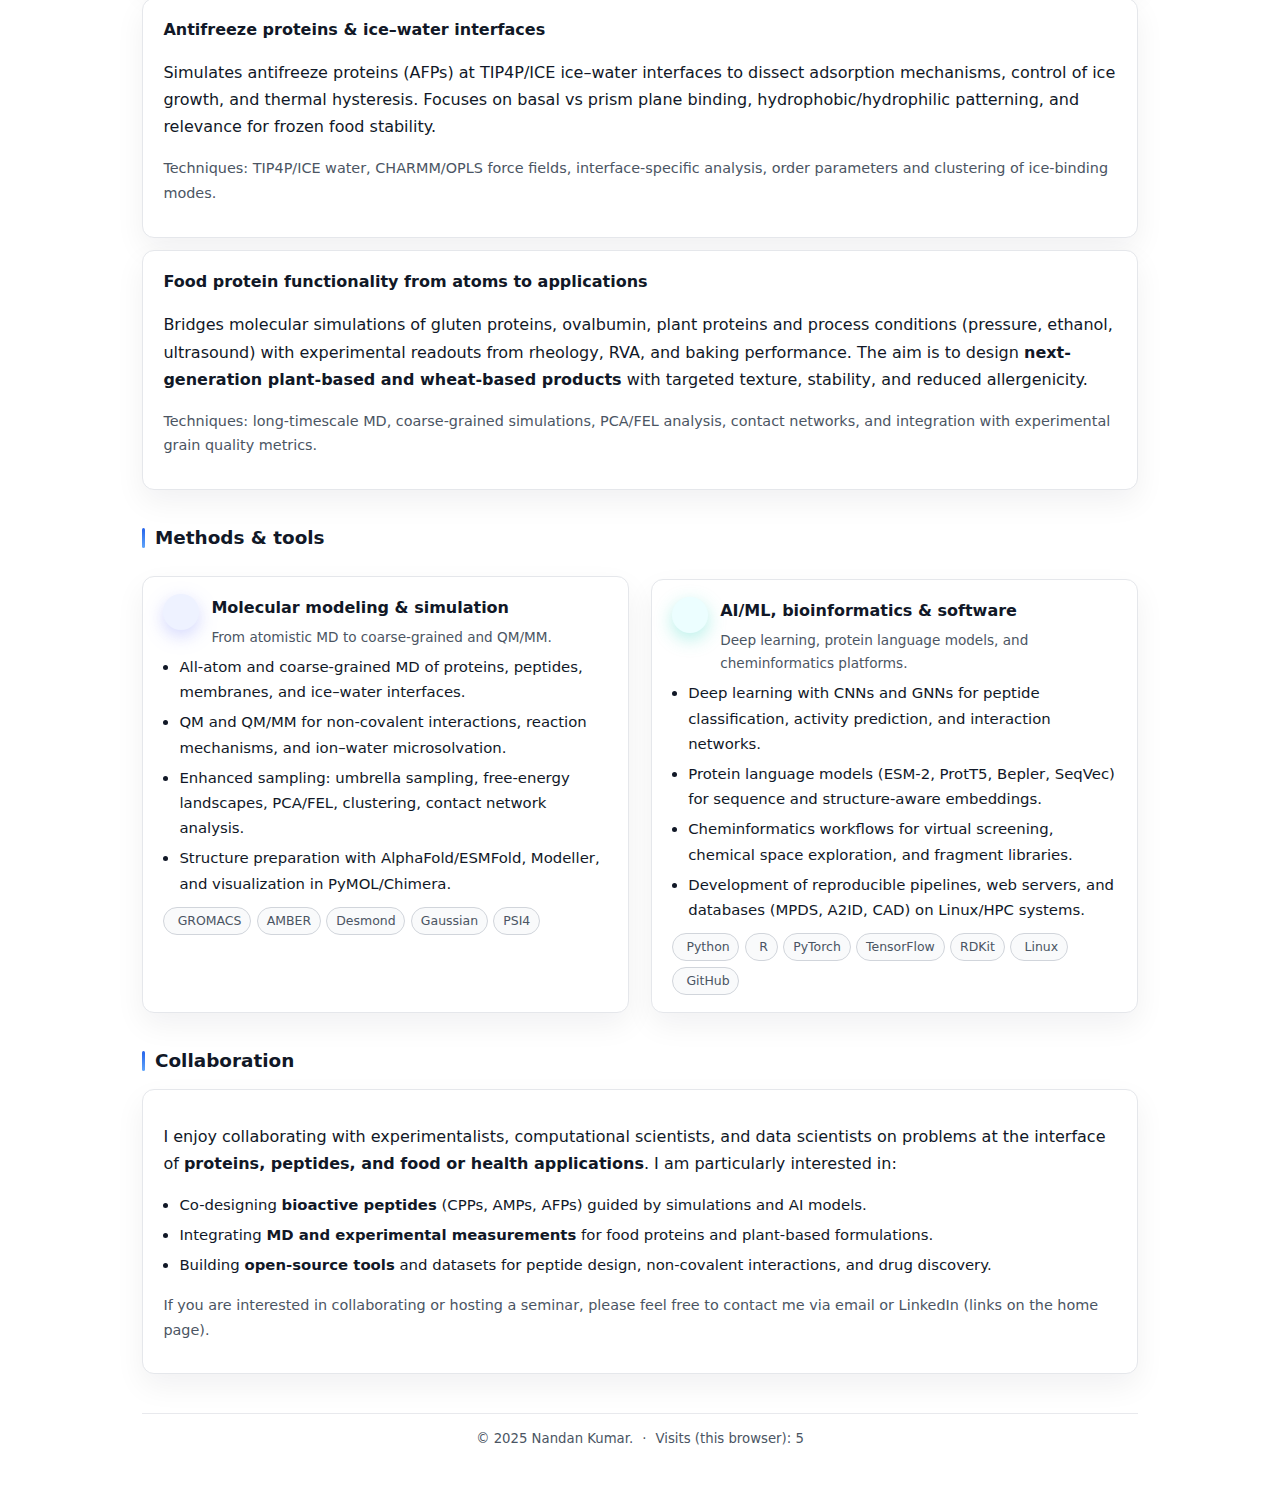
<file: reserch.html>
<!DOCTYPE html>
<html lang="en">
<head>
  <meta charset="UTF-8">
  <title>Research – Nandan Kumar</title>
  <meta name="viewport" content="width=device-width, initial-scale=1">

  <!-- Font Awesome -->
  <link
    rel="stylesheet"
    href="https://cdnjs.cloudflare.com/ajax/libs/font-awesome/6.5.1/css/all.min.css"
    integrity="sha512-DTOQO9RWCH3ppGqcWaEA1BIZOC6xxalwEsw9c2QQeAIftl+Vegovlnee1c9QX4TctnWMn13TZye+giMm8e2LwA=="
    crossorigin="anonymous"
    referrerpolicy="no-referrer"
  />

  <link rel="stylesheet" href="styles.css">
</head>
<body>
<div class="topbar">
  <div class="topbar-inner">
    <div class="site-title">
      <a href="index.html">NANDAN KUMAR</a>
    </div>
    <nav class="nav-links">
      <a class="nav-link" href="index.html">Home</a>
      <a class="nav-link" href="publications.html">Publications</a>
      <a class="nav-link active" href="research.html">Research</a>
      <a class="nav-link" href="conferences.html">Conferences</a>
      <a class="nav-link" href="activities.html">Activities</a>
      <a class="nav-link" href="gallery.html">Gallery</a>
      <a class="nav-link" href="databases.html">Databases</a>
      <a class="nav-link" href="contact.html">Contact</a>
    </nav>
  </div>
</div>

  <main class="page">
    <!-- HERO -->
    <section>
      <h1 class="hero-heading">Research</h1>
      <p class="lead">
        My research lies at the intersection of <strong>computational structural biology</strong>,
        <strong>bioinformatics</strong>, and <strong>AI/ML</strong>. I develop multiscale models and
        data-driven methods to understand how <strong>proteins and peptides interact with membranes,
        solvents, and ligands</strong>, and to design new bioactive peptides, biologics, and food
        proteins with improved functionality.
      </p>
      <p class="lead">
        I work closely with experimental collaborators in food and grain science to connect
        <strong>atomistic simulations</strong>, <strong>quantum chemistry</strong>, and
        <strong>protein language models</strong> to measurable properties such as gluten
        viscoelasticity, allergenicity, and antimicrobial activity.
      </p>
    </section>

    <!-- RESEARCH AREAS -->
    <section class="section">
      <h2 class="section-title">Core research areas</h2>

      <div class="pill-row">
        <span class="pill">AI/ML for peptide and protein function</span>
        <span class="pill">Multiscale molecular dynamics of proteins &amp; membranes</span>
        <span class="pill">Membrane-active &amp; antimicrobial peptides</span>
        <span class="pill">Food protein structure, processing &amp; allergenicity</span>
        <span class="pill">Non-covalent interactions &amp; quantum chemistry</span>
        <span class="pill">Computational drug discovery &amp; bioinformatics platforms</span>
      </div>
    </section>

    <!-- RESEARCH THEMES: one per row, image left, text right -->
    <section class="section">
      <h2 class="section-title">Research themes</h2>

      <div class="research-grid">
        <!-- Theme 1 -->
        <div class="section-card research-card">
          <div class="research-theme">
            <div class="research-figure">
              <!-- replace with your AI figure file -->
              <img src="theme-ai-peptides.jpg" alt="Illustration of AI/ML models for peptide prediction">
            </div>
            <div class="research-body">
              <h3 class="research-title">
                AI-enhanced peptide prediction &amp; design
              </h3>
              <p class="muted research-tagline">
                Protein language models, graph neural networks, and deep learning for peptide bioactivity.
              </p>
              <ul class="research-list">
                <li>
                  Developed <strong>pLM4CPPs</strong>, a protein language model–based CNN predictor for
                  cell-penetrating peptides that outperforms existing CPP predictors and offers interpretable
                  sequence features.
                </li>
                <li>
                  Building <strong>pLM4G-CPPs</strong>, a graph learning framework that integrates pLM
                  embeddings and graph neural networks for improved classification and analysis of CPPs
                  and antimicrobial peptides.
                </li>
                <li>
                  Extending unified deep learning architectures (e.g., UniDL4BioPep) for broader bioactive
                  peptide families and agriculture/food applications.
                </li>
              </ul>
              <div class="research-mini-pubs">
                <span class="badge">Key paper</span>
                <div class="mini-pub">
                  pLM4CPPs, <em>J. Chem. Inf. Model.</em> 2025.
                </div>
              </div>
            </div>
          </div>
        </div>

        <!-- Theme 2 -->
        <div class="section-card research-card">
          <div class="research-theme">
            <div class="research-figure">
              <img src="theme-membrane-peptides.jpg" alt="Illustration of peptides interacting with lipid bilayers">
            </div>
            <div class="research-body">
              <h3 class="research-title">
                Membrane-active peptides &amp; membrane biophysics
              </h3>
              <p class="muted research-tagline">
                Mechanisms of selectivity, pore formation, and lipid heterogeneity.
              </p>
              <ul class="research-list">
                <li>
                  Elucidated <strong>membrane selectivity mechanisms of Snakin-Z</strong> across
                  prokaryotic and eukaryotic membrane models using all-atom and coarse-grained MD,
                  contact analysis, and free-energy profiling.
                </li>
                <li>
                  Investigating <strong>concentration-dependent melittin pore formation</strong> in
                  different lipid compositions to understand transitions from surface-bound states to
                  transmembrane pores.
                </li>
                <li>
                  Modeled <strong>heterogeneous bilayers</strong> to study how lipid composition and
                  nanodomain formation regulate peptide binding, insertion, and transport.
                </li>
              </ul>
              <div class="research-mini-pubs">
                <span class="badge">Key paper</span>
                <div class="mini-pub">
                  Snakin-Z selectivity, <em>J. Phys. Chem. B</em> 2025.
                </div>
              </div>
            </div>
          </div>
        </div>

        <!-- Theme 3 -->
        <div class="section-card research-card">
          <div class="research-theme">
            <div class="research-figure">
              <img src="theme-food-proteins.jpg" alt="Illustration of food proteins and processing environments">
            </div>
            <div class="research-body">
              <h3 class="research-title">
                Food protein structure, processing &amp; allergenicity
              </h3>
              <p class="muted research-tagline">
                Linking molecular dynamics to functional properties in food systems.
              </p>
              <ul class="research-list">
                <li>
                  Performed microsecond-scale simulations of <strong>α-gliadin</strong> in ethanol–water
                  mixtures to reveal how solvent composition reshapes structure, flexibility, and
                  solvation, with implications for gluten viscoelasticity and dough behavior.
                </li>
                <li>
                  Studied structural and allergenicity changes in <strong>ovalbumin</strong> under
                  high hydrostatic pressure and ultrasound, correlating MD and experimental digestion
                  data.
                </li>
                <li>
                  Contributed to work on <strong>frozen dough, plant proteins, and sorghum/millet
                  proteins</strong>, integrating MD insights with rheology, RVA, and baking performance.
                </li>
              </ul>
              <div class="research-mini-pubs">
                <span class="badge">Key paper</span>
                <div class="mini-pub">
                  α-Gliadin in ethanol–water, <em>Food Chemistry</em> 2025.
                </div>
              </div>
            </div>
          </div>
        </div>

        <!-- Theme 4 -->
        <div class="section-card research-card">
          <div class="research-theme">
            <div class="research-figure">
              <img src="theme-noncovalent.jpg" alt="Illustration of non-covalent interactions such as cation–π and aromatic stacking">
            </div>
            <div class="research-body">
              <h3 class="research-title">
                Non-covalent interactions &amp; quantum chemistry
              </h3>
              <p class="muted research-tagline">
                Fundamental understanding of cation–π, aromatic–aromatic, and ion–water interactions.
              </p>
              <ul class="research-list">
                <li>
                  Developed <strong>theoretical descriptors and criteria</strong> to characterize
                  non-covalent bonds in diverse chemical and biological environments, clarifying
                  the balance between electrostatics, dispersion, and induction.
                </li>
                <li>
                  Performed first-principles studies on <strong>ion–water microsolvation</strong>
                  and competing pathways such as water splitting vs. ion solvation for transition
                  metal ions.
                </li>
                <li>
                  Provided quantum-chemical insight into cation–π interactions and hydrophobic
                  host–guest binding, informing protein design and supramolecular assembly.
                </li>
              </ul>
              <div class="research-mini-pubs">
                <span class="badge">Key papers</span>
                <div class="mini-pub">
                  Criterion for non-covalent bonds, <em>PCCP</em> 2021.  
                  Cation–π perspective, <em>J. Chem. Sci.</em> 2021.
                </div>
              </div>
            </div>
          </div>
        </div>

        <!-- Theme 5 -->
        <div class="section-card research-card">
          <div class="research-theme">
            <div class="research-figure">
              <img src="theme-drug-platforms.jpg" alt="Illustration of drug discovery platforms and chemical space">
            </div>
            <div class="research-body">
              <h3 class="research-title">
                Computational drug discovery &amp; bioinformatics platforms
              </h3>
              <p class="muted research-tagline">
                Web-based toolkits and cheminformatics pipelines for structure-based design.
              </p>
              <ul class="research-list">
                <li>
                  Co-developed the <strong>Molecular Property Diagnostic Suite (MPDS)</strong>,
                  including fragment library modules and disease-specific portals for tuberculosis
                  and COVID-19, enabling systematic chemical space analysis and hit prioritization.
                </li>
                <li>
                  Contributed to the development of <strong>A2ID 2.0</strong>, the Aromatic–Aromatic
                  Interaction Database, and the <strong>Cation–Aromatic Database (CAD)</strong> for
                  protein design and structural analysis.
                </li>
                <li>
                  Led in silico studies on <strong>herbicide discovery, host–guest complexes, and
                  drug repurposing</strong> using docking, MD, and QSAR/ML approaches.
                </li>
              </ul>
              <div class="research-mini-pubs">
                <span class="badge">Key papers</span>
                <div class="mini-pub">
                  A2ID 2.0, <em>Int. J. Biol. Macromol.</em> 2023.  
                  MPDS COVID-19 portal, <em>GigaByte</em> 2024.
                </div>
              </div>
            </div>
          </div>
        </div>
      </div>
    </section>

    <!-- ONGOING PROJECTS -->
    <section class="section">
      <h2 class="section-title">Selected ongoing projects</h2>

      <div class="section-card">
        <h3 class="research-subtitle">pLM4G-CPPs: Graph-based learning for CPPs</h3>
        <p>
          Extends pLM4CPPs by representing peptide sequences as graphs that combine residue-level
          embeddings from protein language models with structural/contact information. The goal is
          to improve robustness on diverse CPP datasets, quantify uncertainty, and provide
          interpretable sub-sequence motifs linked to uptake efficiency and toxicity.
        </p>
        <p class="muted">
          Techniques: ESM/ProtT5 embeddings, GAT/GCN models, stratified cross-validation, external
          benchmarking against KELM-CPPpred and MLCPP 2.0.
        </p>
      </div>

      <div class="section-card">
        <h3 class="research-subtitle">Melittin pore formation across membranes</h3>
        <p>
          Uses large-scale all-atom MD and enhanced sampling to understand how melittin transitions
          from surface-bound to transmembrane states in <strong>eukaryotic vs prokaryotic</strong>
          membranes, and how peptide concentration, lipid composition, and pressure modulate pore
          stability and leakage.
        </p>
        <p class="muted">
          Techniques: CHARMM force fields, umbrella sampling, free-energy profiles, contact maps,
          hydrogen-bond and water-wire analyses.
        </p>
      </div>

      <div class="section-card">
        <h3 class="research-subtitle">Antifreeze proteins &amp; ice–water interfaces</h3>
        <p>
          Simulates antifreeze proteins (AFPs) at TIP4P/ICE ice–water interfaces to dissect
          adsorption mechanisms, control of ice growth, and thermal hysteresis. Focuses on
          basal vs prism plane binding, hydrophobic/hydrophilic patterning, and relevance for
          frozen food stability.
        </p>
        <p class="muted">
          Techniques: TIP4P/ICE water, CHARMM/OPLS force fields, interface-specific analysis,
          order parameters and clustering of ice-binding modes.
        </p>
      </div>

      <div class="section-card">
        <h3 class="research-subtitle">Food protein functionality from atoms to applications</h3>
        <p>
          Bridges molecular simulations of gluten proteins, ovalbumin, plant proteins and
          process conditions (pressure, ethanol, ultrasound) with experimental readouts from
          rheology, RVA, and baking performance. The aim is to design <strong>next-generation
          plant-based and wheat-based products</strong> with targeted texture, stability, and
          reduced allergenicity.
        </p>
        <p class="muted">
          Techniques: long-timescale MD, coarse-grained simulations, PCA/FEL analysis, contact
          networks, and integration with experimental grain quality metrics.
        </p>
      </div>
    </section>

    <!-- METHODS & TOOLS -->
    <section class="section">
      <h2 class="section-title">Methods &amp; tools</h2>

      <div class="methods-grid">
        <!-- Card 1 -->
        <div class="section-card methods-card">
          <div class="methods-header">
            <div class="methods-icon">
              <i class="fa-solid fa-flask"></i>
            </div>
            <div>
              <h3 class="research-subtitle">Molecular modeling &amp; simulation</h3>
              <div class="methods-sub">
                From atomistic MD to coarse-grained and QM/MM.
              </div>
            </div>
          </div>
          <ul class="research-list">
            <li>All-atom and coarse-grained MD of proteins, peptides, membranes, and ice–water interfaces.</li>
            <li>QM and QM/MM for non-covalent interactions, reaction mechanisms, and ion–water microsolvation.</li>
            <li>Enhanced sampling: umbrella sampling, free-energy landscapes, PCA/FEL, clustering, contact network analysis.</li>
            <li>Structure preparation with AlphaFold/ESMFold, Modeller, and visualization in PyMOL/Chimera.</li>
          </ul>
          <div class="tool-badges">
            <span class="tool-badge"><i class="fa-solid fa-cube"></i> GROMACS</span>
            <span class="tool-badge">AMBER</span>
            <span class="tool-badge">Desmond</span>
            <span class="tool-badge">Gaussian</span>
            <span class="tool-badge">PSI4</span>
          </div>
        </div>

        <!-- Card 2 -->
        <div class="section-card methods-card">
          <div class="methods-header">
            <div class="methods-icon methods-icon-ml">
              <i class="fa-solid fa-brain"></i>
            </div>
            <div>
              <h3 class="research-subtitle">AI/ML, bioinformatics &amp; software</h3>
              <div class="methods-sub">
                Deep learning, protein language models, and cheminformatics platforms.
              </div>
            </div>
          </div>
          <ul class="research-list">
            <li>Deep learning with CNNs and GNNs for peptide classification, activity prediction, and interaction networks.</li>
            <li>Protein language models (ESM-2, ProtT5, Bepler, SeqVec) for sequence and structure-aware embeddings.</li>
            <li>Cheminformatics workflows for virtual screening, chemical space exploration, and fragment libraries.</li>
            <li>Development of reproducible pipelines, web servers, and databases (MPDS, A2ID, CAD) on Linux/HPC systems.</li>
          </ul>
          <div class="tool-badges">
            <span class="tool-badge"><i class="fa-brands fa-python"></i> Python</span>
            <span class="tool-badge"><i class="fa-brands fa-r-project"></i> R</span>
            <span class="tool-badge">PyTorch</span>
            <span class="tool-badge">TensorFlow</span>
            <span class="tool-badge">RDKit</span>
            <span class="tool-badge"><i class="fa-brands fa-linux"></i> Linux</span>
            <span class="tool-badge"><i class="fa-brands fa-github"></i> GitHub</span>
          </div>
        </div>
      </div>
    </section>

    <!-- COLLABORATION -->
    <section class="section">
      <h2 class="section-title">Collaboration</h2>
      <div class="section-card">
        <p>
          I enjoy collaborating with experimentalists, computational scientists, and data
          scientists on problems at the interface of <strong>proteins, peptides, and food or
          health applications</strong>. I am particularly interested in:
        </p>
        <ul class="research-list">
          <li>Co-designing <strong>bioactive peptides</strong> (CPPs, AMPs, AFPs) guided by simulations and AI models.</li>
          <li>Integrating <strong>MD and experimental measurements</strong> for food proteins and plant-based formulations.</li>
          <li>Building <strong>open-source tools</strong> and datasets for peptide design, non-covalent interactions, and drug discovery.</li>
        </ul>
        <p class="muted">
          If you are interested in collaborating or hosting a seminar, please feel free to
          contact me via email or LinkedIn (links on the home page).
        </p>
      </div>
    </section>

    <div class="footer">
      <span>© 2025 Nandan Kumar.</span>
      <span class="footer-sep">·</span>
      <span>Visits (this browser): <span id="visitor-count">—</span></span>
    </div>

    <!-- simple local visitor counter -->
    <script>
      (function () {
        const el = document.getElementById('visitor-count');
        if (!el) return;
        const key = 'nk_site_visit_count';
        let count = parseInt(localStorage.getItem(key) || '0', 10);
        count += 1;
        localStorage.setItem(key, String(count));
        el.textContent = count.toLocaleString();
      })();
    </script>
  </main>
</body>
</html>
</file>
<file: styles.css>
:root {
  --bg: #ffffff;
  --surface: #ffffff;
  --surface-soft: #f9fafb;
  --fg: #111827;
  --muted: #4b5563;
  --accent: #2563eb;
  --accent-soft: #eff6ff;
  --border: #e5e7eb;
  --border-strong: #d1d5db;
  --radius-lg: 18px;
  --radius-md: 12px;
  --shadow-soft: 0 12px 30px rgba(15, 23, 42, 0.06);
}

/* Basic reset-ish */
*,
*::before,
*::after {
  box-sizing: border-box;
}

html,
body {
  margin: 0;
  padding: 0;
}

body {
  font-family: system-ui, -apple-system, BlinkMacSystemFont, "Segoe UI", Roboto,
    "Helvetica Neue", Arial, sans-serif;
  background: var(--bg);
  color: var(--fg);
  line-height: 1.7;
  -webkit-font-smoothing: antialiased;
}

/* Links */
a {
  color: var(--accent);
  text-decoration: none;
}
a:hover {
  text-decoration: underline;
}

/* Top bar / navigation */
.topbar {
  position: sticky;
  top: 0;
  z-index: 20;
  background: rgba(255, 255, 255, 0.96);
  backdrop-filter: blur(10px);
  border-bottom: 1px solid rgba(229, 231, 235, 0.9);
}

.topbar-inner {
  max-width: 1040px;
  margin: 0 auto;
  padding: 0.6rem 1.25rem;
  display: flex;
  align-items: center;
  justify-content: space-between;
  flex-wrap: wrap;
  gap: 0.75rem;
}

.site-title a {
  font-weight: 700;
  letter-spacing: 0.09em;
  font-size: 0.9rem;
  text-transform: uppercase;
  color: #111827;
}

.nav-links {
  display: flex;
  flex-wrap: wrap;
  gap: 0.4rem;
}

.nav-link {
  font-size: 0.88rem;
  padding: 0.25rem 0.8rem;
  border-radius: 999px;
  color: var(--muted);
  border: 1px solid transparent;
  transition:
    background 0.15s ease,
    color 0.15s ease,
    border-color 0.15s ease;
}

.nav-link:hover {
  background: var(--accent-soft);
  color: var(--accent);
  border-color: #bfdbfe;
}

.nav-link.active {
  background: var(--accent);
  color: #ffffff;
  border-color: var(--accent);
}

/* Page container */
.page {
  max-width: 1040px;
  margin: 0 auto;
  padding: 2.2rem 1.4rem 3.4rem;
}

/* ========== HOME LAYOUT ========== */

.home-grid {
  display: grid;
  grid-template-columns: minmax(0, 260px) minmax(0, 1fr);
  gap: 3rem;
  align-items: flex-start;
}

@media (max-width: 800px) {
  .home-grid {
    grid-template-columns: 1fr;
    gap: 2rem;
  }
}

/* Left column */
.home-left {
  text-align: center;
}

.home-name {
  font-size: 2.7rem;
  line-height: 1.05;
  font-weight: 600;
  margin: 0 0 1.2rem;
}

.home-photo {
  width: 220px;
  height: 220px;
  border-radius: 50%;
  object-fit: cover;
  background: #e5e7eb;
  display: block;
  margin: 0 auto 1rem;
  box-shadow: 0 14px 34px rgba(148, 163, 184, 0.6);
}

.home-icons {
  display: flex;
  justify-content: center;
  flex-wrap: wrap;
  gap: 0.5rem;
  margin-top: 0.4rem;
}

/* circular icon buttons */
.icon-pill {
  width: 32px;
  height: 32px;
  border-radius: 999px;
  display: flex;
  align-items: center;
  justify-content: center;
  background: #ffffff;
  border: 1px solid rgba(209, 213, 219, 0.9);
  box-shadow: 0 8px 18px rgba(148, 163, 184, 0.35);
  font-size: 1rem;
  color: #111827;
  text-decoration: none;
  transition:
    transform 0.12s ease,
    box-shadow 0.12s ease,
    border-color 0.12s ease,
    background 0.12s ease,
    color 0.12s ease;
}

.icon-pill i {
  line-height: 1;
}

.icon-pill:hover {
  transform: translateY(-1px);
  box-shadow: 0 12px 26px rgba(129, 140, 248, 0.45);
  border-color: #a5b4fc;
  background: #eef2ff;
  color: #1d4ed8;
}

/* LinkedIn pill uses same class */
.icon-pill-text i {
  font-size: 0.92rem;
}

/* Contact block under icons */
.home-contact {
  margin-top: 1.1rem;
  font-size: 0.9rem;
  color: var(--muted);
}
.home-contact-small {
  font-size: 0.82rem;
}

/* Tag pills */
.tag-row {
  margin-top: 1.1rem;
  display: flex;
  flex-wrap: wrap;
  gap: 0.4rem;
  justify-content: center;
}

.tag-pill {
  font-size: 0.78rem;
  padding: 0.12rem 0.6rem;
  border-radius: 999px;
  background: var(--surface-soft);
  border: 1px solid var(--border-strong);
  color: var(--muted);
}

/* Right column */
.home-right {
  font-size: 0.98rem;
}

.home-right p {
  margin-top: 0;
  margin-bottom: 1rem;
}

.home-list {
  margin-top: 0.2rem;
  margin-bottom: 1rem;
  padding-left: 1.2rem;
}
.home-list li + li {
  margin-top: 0.35rem;
}

/* ========== HOME SECTIONS ========== */

.home-section {
  margin-top: 2.4rem;
}

/* section title with accent bar */
.section-title {
  font-size: 1.15rem;
  font-weight: 600;
  margin: 0 0 0.8rem;
  color: #111827;
  display: flex;
  align-items: center;
  gap: 0.6rem;
}

.section-title::before {
  content: "";
  width: 3px;
  height: 20px;
  border-radius: 999px;
  background: linear-gradient(180deg, #2563eb, #60a5fa);
}

/* two-column block */
.home-two-col {
  display: grid;
  grid-template-columns: repeat(2, minmax(0, 1fr));
  gap: 1.4rem;
}

@media (max-width: 800px) {
  .home-two-col {
    grid-template-columns: 1fr;
  }
}

.home-interests {
  margin: 0.3rem 0 0;
  padding-left: 1.1rem;
  font-size: 0.95rem;
}
.home-interests li + li {
  margin-top: 0.4rem;
}

/* Recent news */

.news-card {
  background: var(--surface-soft);
  border-radius: 16px;
  border: 1px solid var(--border);
  padding: 0.9rem 1.1rem;
}

.news-list {
  list-style: none;
  margin: 0;
  padding-left: 0;
  font-size: 0.95rem;
}

.news-list li {
  padding: 0.35rem 0;
  border-bottom: 1px solid rgba(229, 231, 235, 0.9);
}
.news-list li:last-child {
  border-bottom: none;
}

.news-year {
  font-weight: 600;
  color: #4f46e5;
  margin-right: 0.4rem;
}

/* Highlights & honors */

.home-highlights,
.home-pubs {
  list-style: none;
  padding-left: 0;
  margin: 0.4rem 0 0;
}

.home-highlights li {
  display: flex;
  gap: 0.75rem;
  padding: 0.55rem 0;
  border-bottom: 1px solid var(--border);
}
.home-highlights li:last-child {
  border-bottom: none;
}

.home-bullet {
  margin-top: 0.35rem;
  width: 8px;
  height: 8px;
  border-radius: 999px;
  background: #2563eb;
  box-shadow: 0 0 0 3px #dbeafe;
  flex-shrink: 0;
}

/* Selected publications on home */

.home-pubs li {
  padding: 0.55rem 0;
  border-bottom: 1px solid var(--border);
}
.home-pubs li:last-child {
  border-bottom: none;
}

.home-pub-title {
  font-weight: 600;
}

.home-pub-meta {
  font-size: 0.9rem;
  color: var(--muted);
}

.home-pub-links a + a::before {
  content: "·";
  color: var(--muted);
  margin: 0 0.3rem;
}

.home-more {
  margin-top: 0.6rem;
  font-size: 0.9rem;
}

/* Stats strip */

.stats-section {
  margin-top: 2.4rem;
}

.stats-grid {
  display: grid;
  grid-template-columns: repeat(4, minmax(0, 1fr));
  gap: 1.1rem;
}

@media (max-width: 900px) {
  .stats-grid {
    grid-template-columns: repeat(2, minmax(0, 1fr));
  }
}

@media (max-width: 540px) {
  .stats-grid {
    grid-template-columns: 1fr 1fr;
    gap: 0.9rem;
  }
}

.stat-card {
  background: #ffffff;
  border-radius: 22px;
  padding: 1.2rem 0.6rem;
  box-shadow: 0 16px 40px rgba(129, 140, 248, 0.18);
  text-align: center;
}

.stat-number {
  font-size: 2.1rem;
  font-weight: 700;
  color: #7c3aed;
  margin-bottom: 0.35rem;
}

.stat-label {
  font-size: 0.78rem;
  font-weight: 600;
  letter-spacing: 0.08em;
  color: #0f766e;
  text-transform: uppercase;
  line-height: 1.35;
}

.stats-note {
  margin-top: 0.7rem;
  font-size: 0.82rem;
}

/* ========== SHARED STYLES ========== */

.section {
  margin-top: 2rem;
}

.section-card {
  background: var(--surface);
  border-radius: var(--radius-md);
  border: 1px solid var(--border);
  padding: 1.05rem 1.25rem;
  box-shadow: var(--shadow-soft);
  margin-top: 0.6rem;
}

.section-card + .section-card {
  margin-top: 0.8rem;
}

.lead {
  font-size: 0.97rem;
  color: var(--muted);
  max-width: 54rem;
}

.badge {
  display: inline-block;
  padding: 0.08rem 0.6rem;
  border-radius: 999px;
  border: 1px solid var(--border-strong);
  font-size: 0.78rem;
  color: var(--muted);
  margin-right: 0.35rem;
  margin-top: 0.2rem;
  background: var(--surface-soft);
}

.pub {
  margin-bottom: 0.95rem;
  font-size: 0.95rem;
}

.pub-title {
  font-weight: 600;
}

.pub-meta {
  font-size: 0.88rem;
  color: var(--muted);
}

.pub-links {
  font-size: 0.88rem;
  margin-left: 0.25rem;
}

.pub-links a + a::before {
  content: "·";
  color: var(--muted);
  margin: 0 0.3rem;
}

ul {
  margin: 0.4rem 0 0.3rem;
  padding-left: 1.15rem;
}
li + li {
  margin-top: 0.25rem;
}

.muted {
  color: var(--muted);
  font-size: 0.9rem;
}

/* Footer */

.footer {
  border-top: 1px solid rgba(229, 231, 235, 0.9);
  margin-top: 2.4rem;
  padding-top: 0.9rem;
  font-size: 0.83rem;
  color: var(--muted);
  text-align: center;
}

.footer-sep {
  margin: 0 0.3rem;
}

/* hero heading on inner pages */
main .hero-heading:not(.home-hero) {
  font-size: 1.8rem;
}

/* ========== RESEARCH PAGE SPECIFIC ========== */

.research-grid {
  display: flex;
  flex-direction: column;
  gap: 1.6rem;
  margin-top: 0.6rem;
  max-width: 900px;
  margin-left: auto;
  margin-right: auto;
}

.research-card {
  height: 100%;
}

/* row: image left, text right */
.research-theme {
  display: flex;
  align-items: flex-start;
  gap: 1rem;
}

@media (max-width: 750px) {
  .research-theme {
    flex-direction: column;
  }
}

.research-figure {
  flex-shrink: 0;
}

.research-figure img {
  width: 210px;
  max-width: 40vw;
  height: 180px;
  object-fit: cover;
  border-radius: 12px;
  display: block;
}

/* body on the right */
.research-body {
  flex: 1;
}

/* text styles */
.research-title {
  margin-top: 0;
  margin-bottom: 0.25rem;
  font-size: 1.02rem;
}

.research-tagline {
  margin-top: 0;
  margin-bottom: 0.6rem;
  font-size: 0.88rem;
}

.research-list {
  margin: 0.3rem 0 0.5rem;
  padding-left: 1rem;
  font-size: 0.93rem;
}
.research-list li + li {
  margin-top: 0.3rem;
}

.research-mini-pubs {
  margin-top: 0.4rem;
  font-size: 0.87rem;
}

.mini-pub {
  margin-top: 0.15rem;
}

/* pills row for core areas */
.pill-row {
  display: flex;
  flex-wrap: wrap;
  gap: 0.4rem;
  margin-top: 0.4rem;
}

.pill {
  font-size: 0.8rem;
  padding: 0.14rem 0.6rem;
  border-radius: 999px;
  background: var(--surface-soft);
  border: 1px solid var(--border-strong);
  color: var(--muted);
}

/* subtitles in research sections */
.research-subtitle {
  margin-top: 0;
  margin-bottom: 0.3rem;
  font-size: 1rem;
}

/* ===== Methods & tools visual cards ===== */

.methods-grid {
  display: grid;
  grid-template-columns: repeat(2, minmax(0, 1fr));
  gap: 1.4rem;
  margin-top: 0.5rem;
}

@media (max-width: 800px) {
  .methods-grid {
    grid-template-columns: 1fr;
  }
}

.methods-card {
  position: relative;
}

.methods-header {
  display: flex;
  align-items: flex-start;
  gap: 0.75rem;
  margin-bottom: 0.4rem;
}

.methods-icon {
  width: 36px;
  height: 36px;
  border-radius: 50%;
  background: #eef2ff;
  display: flex;
  align-items: center;
  justify-content: center;
  color: #4f46e5;
  flex-shrink: 0;
  box-shadow: 0 6px 18px rgba(129, 140, 248, 0.35);
  font-size: 1rem;
}

.methods-icon-ml {
  background: #ecfeff;
  color: #0f766e;
  box-shadow: 0 6px 18px rgba(45, 212, 191, 0.35);
}

.methods-sub {
  font-size: 0.85rem;
  color: var(--muted);
}

/* tool badges with icons */
.tool-badges {
  display: flex;
  flex-wrap: wrap;
  gap: 0.35rem;
  margin-top: 0.6rem;
}

.tool-badge {
  font-size: 0.78rem;
  padding: 0.16rem 0.55rem;
  border-radius: 999px;
  border: 1px solid var(--border-strong);
  background: var(--surface-soft);
  color: var(--muted);
  display: inline-flex;
  align-items: center;
  gap: 0.28rem;
}

.tool-badge i {
  font-size: 0.8rem;
  line-height: 1;
}
</file>
